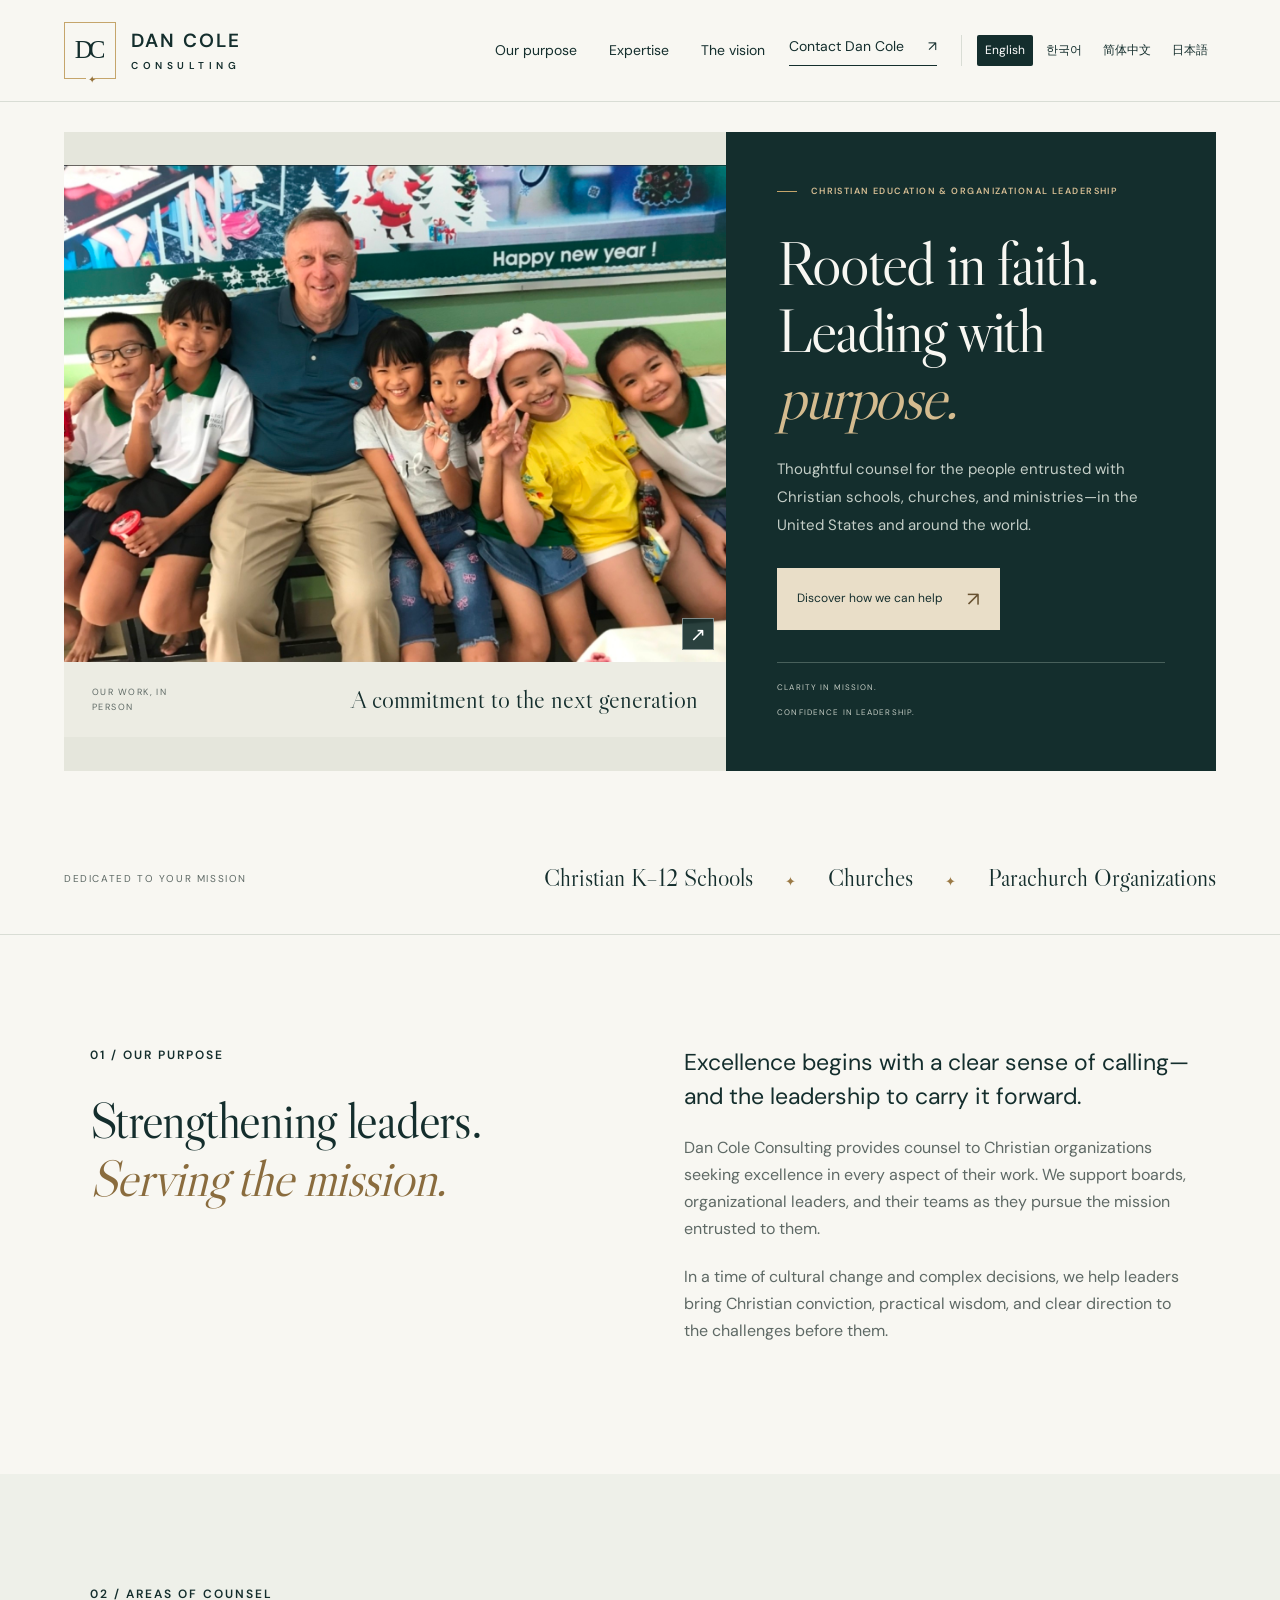
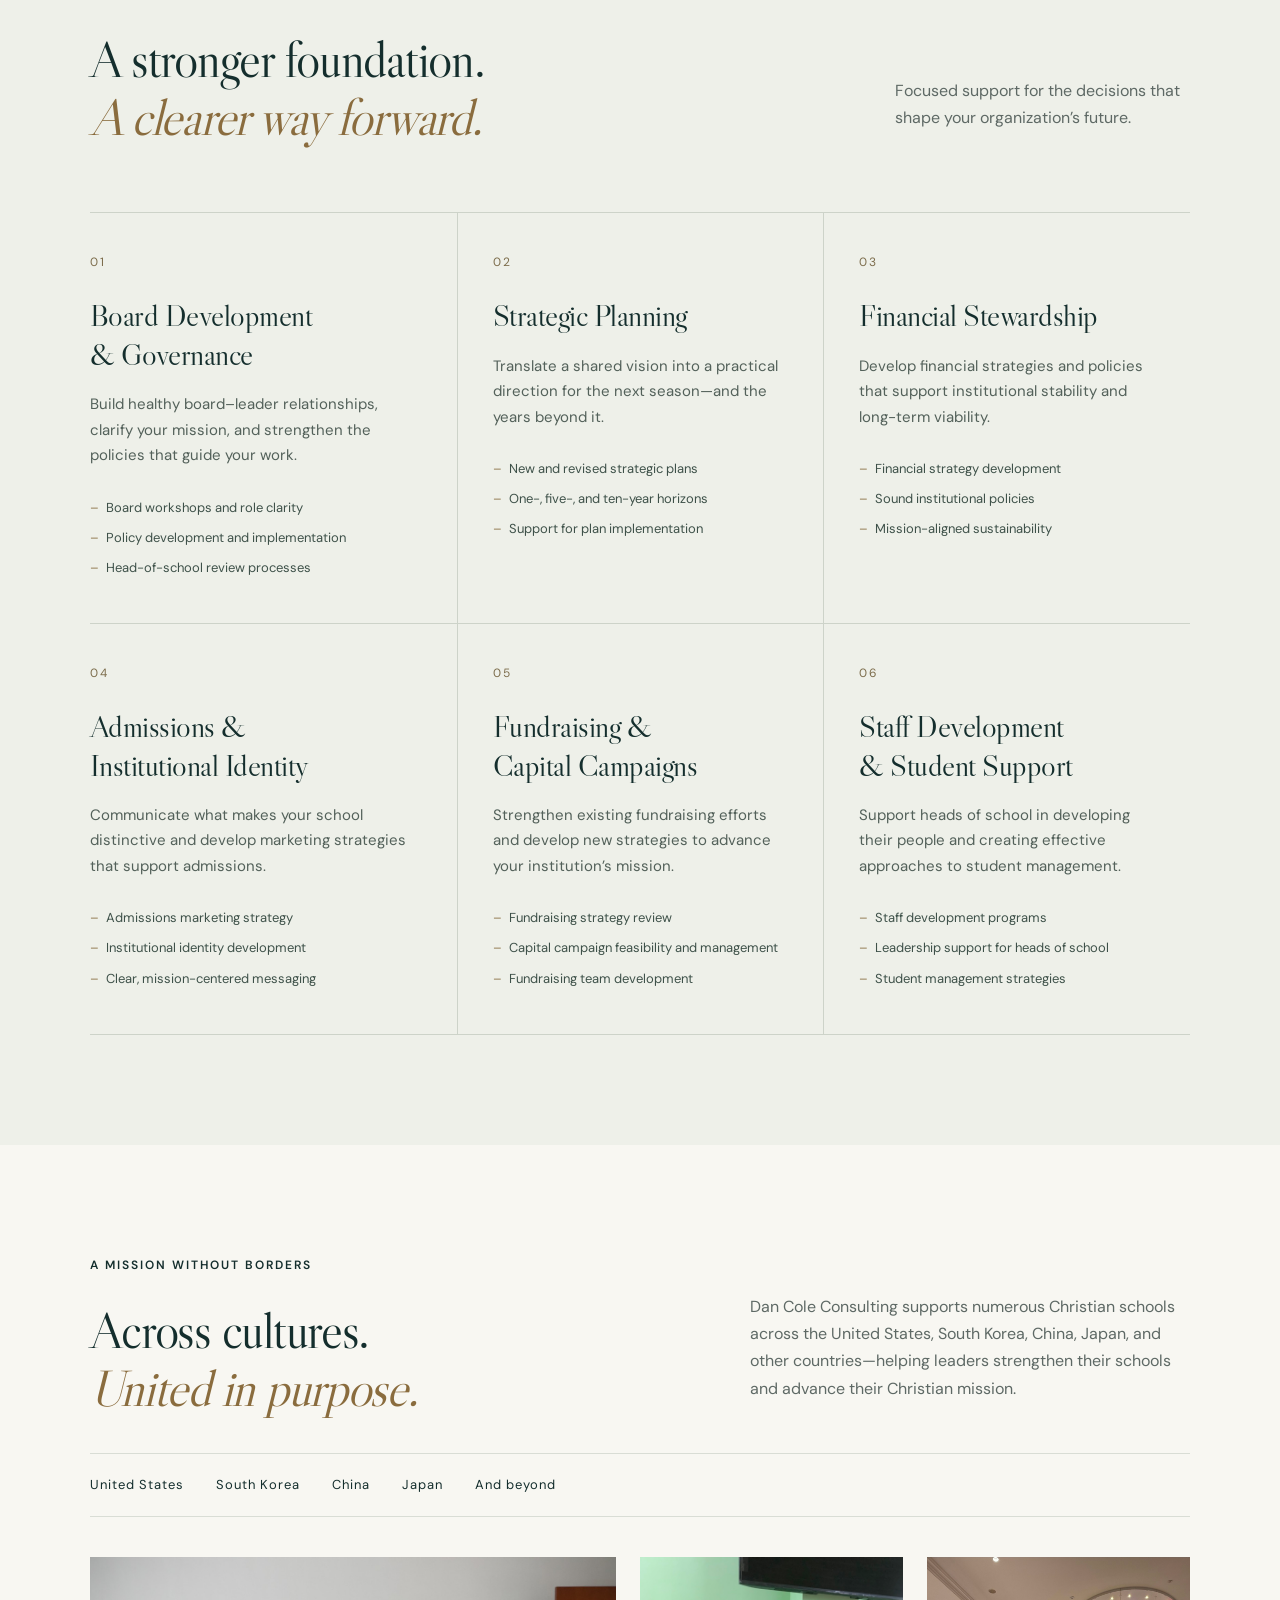
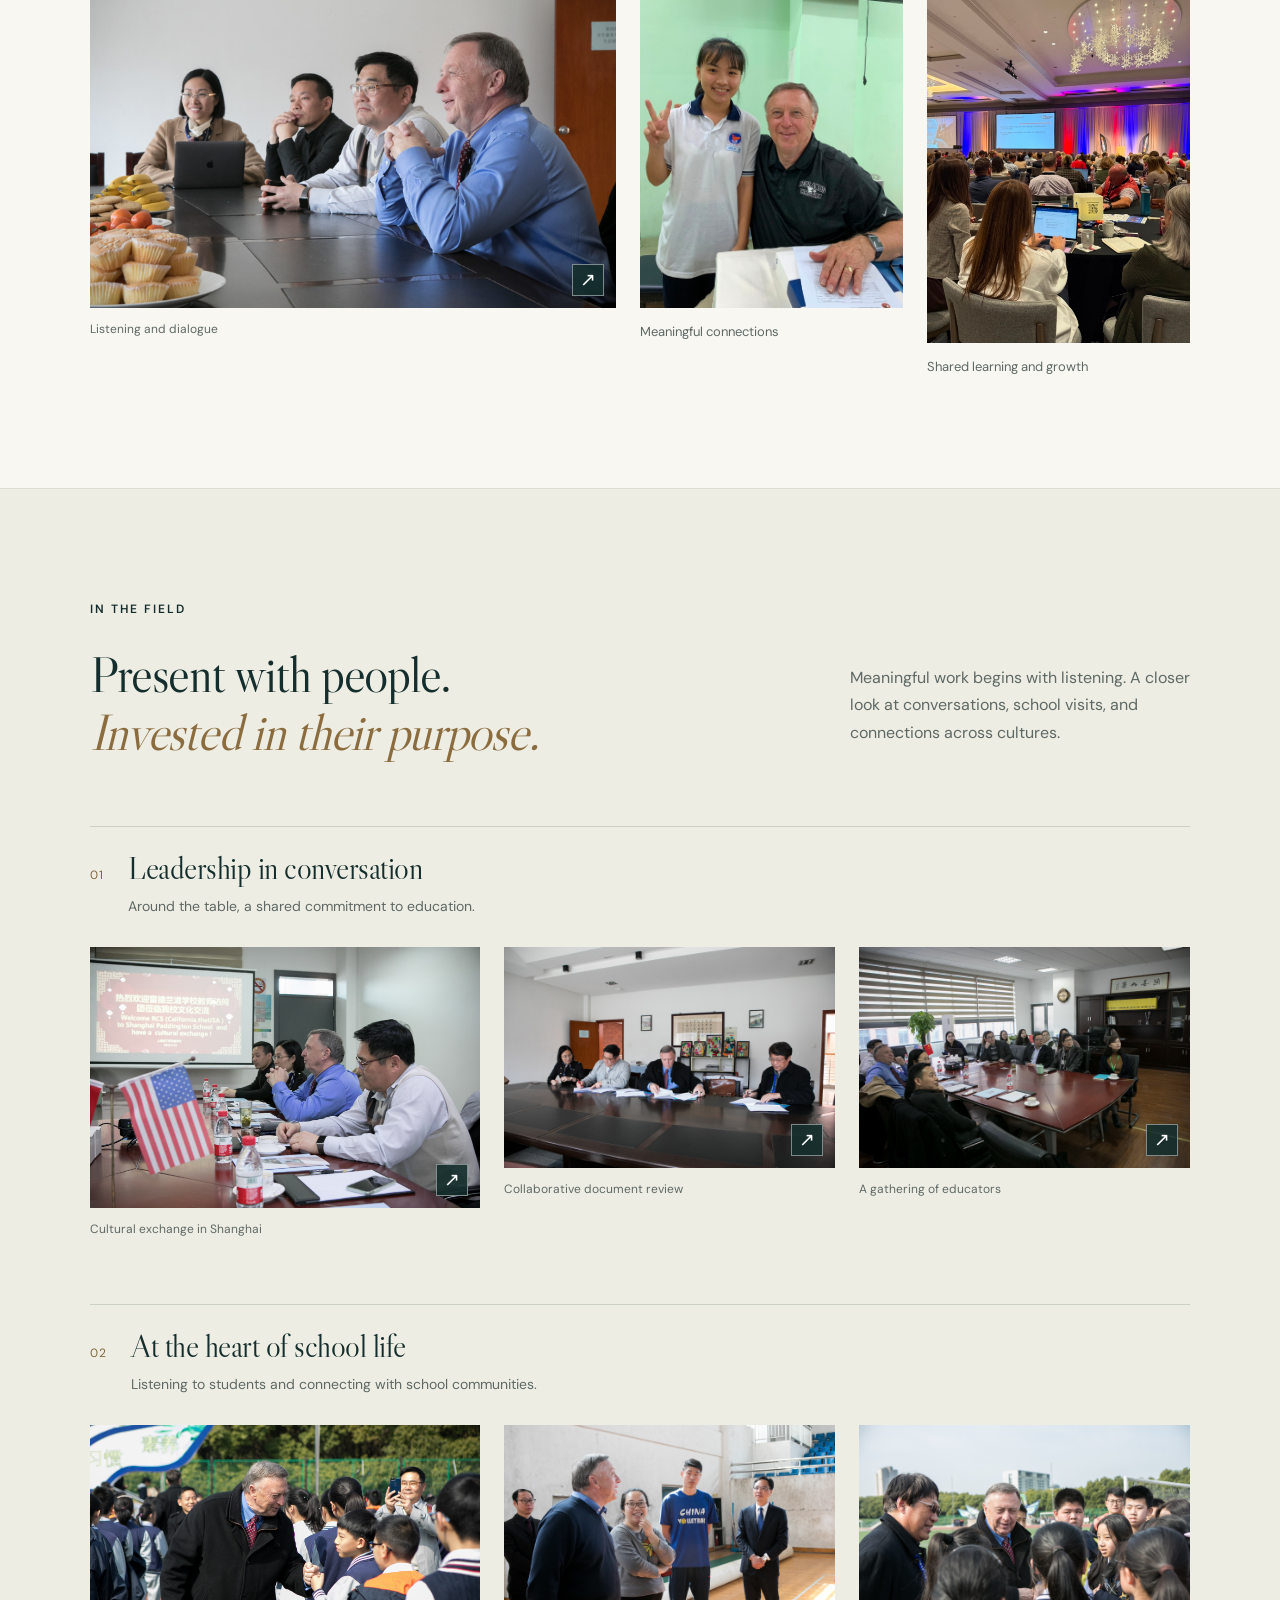
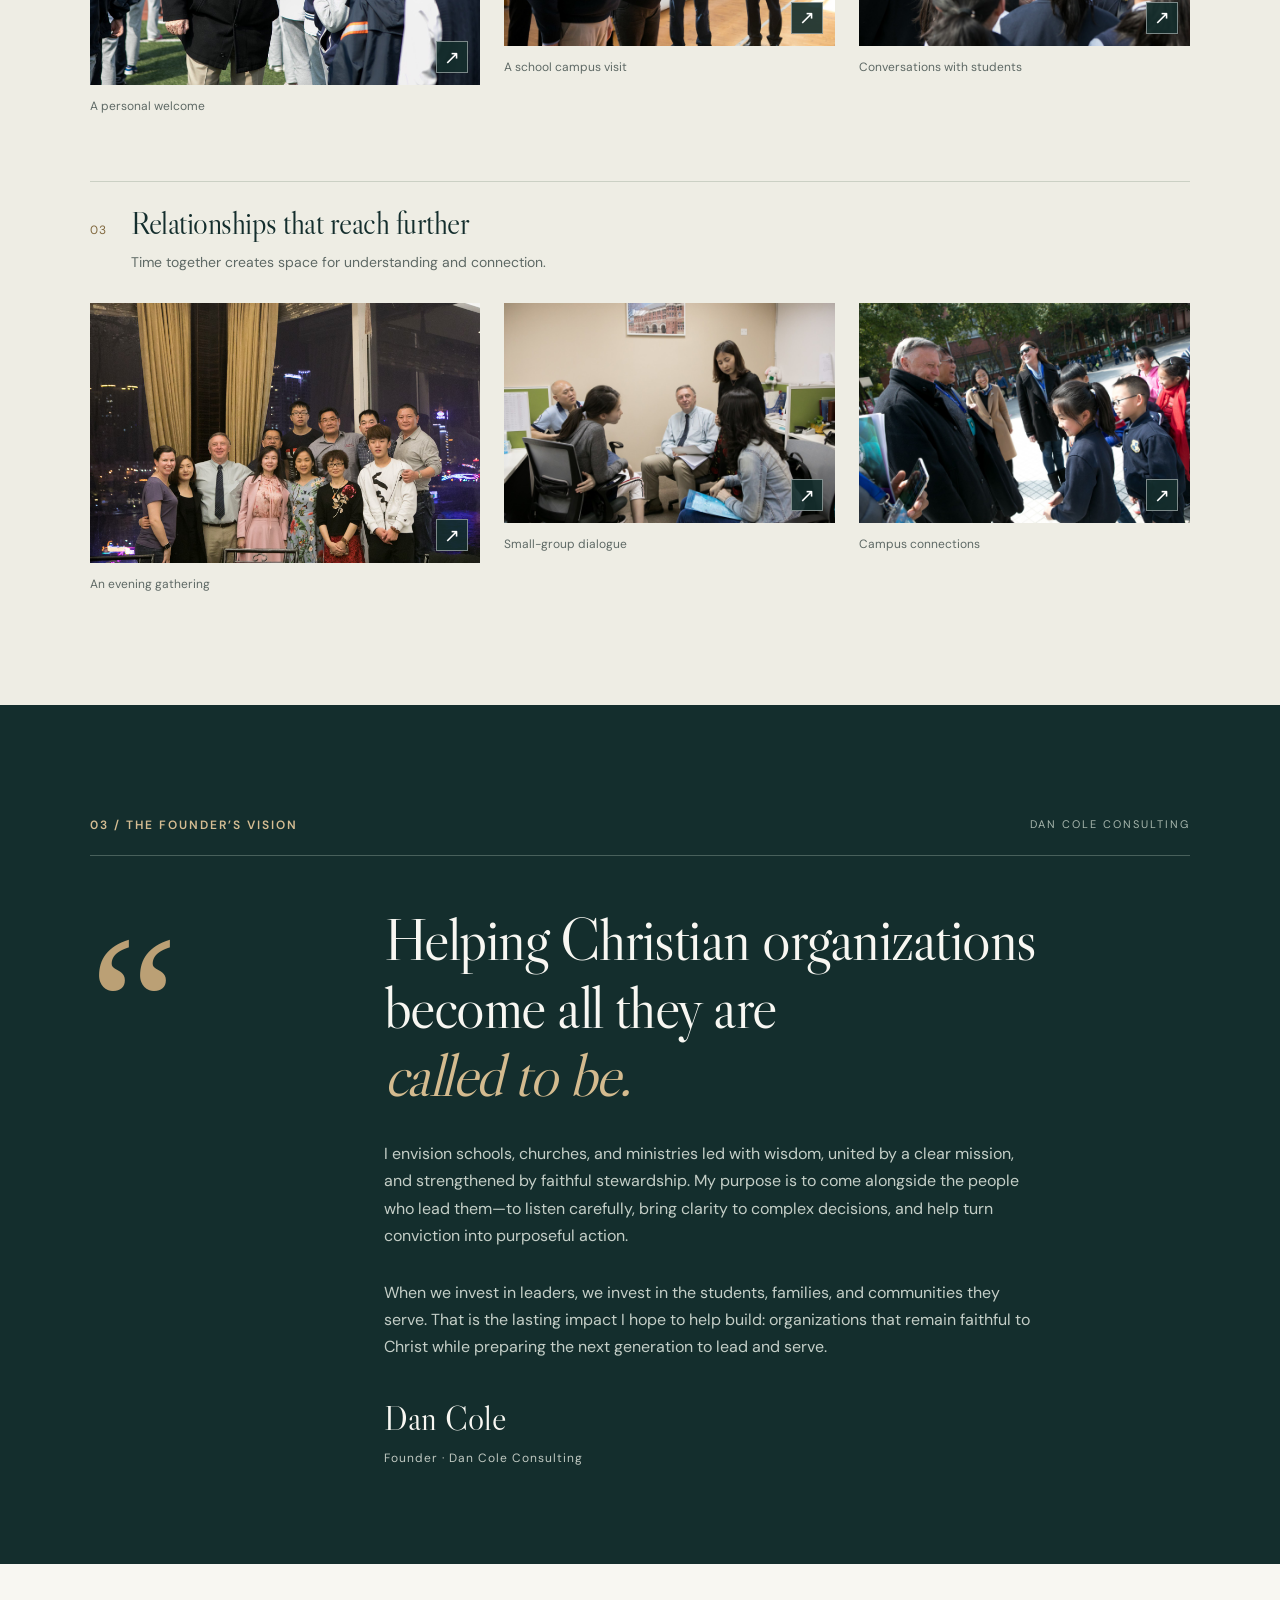
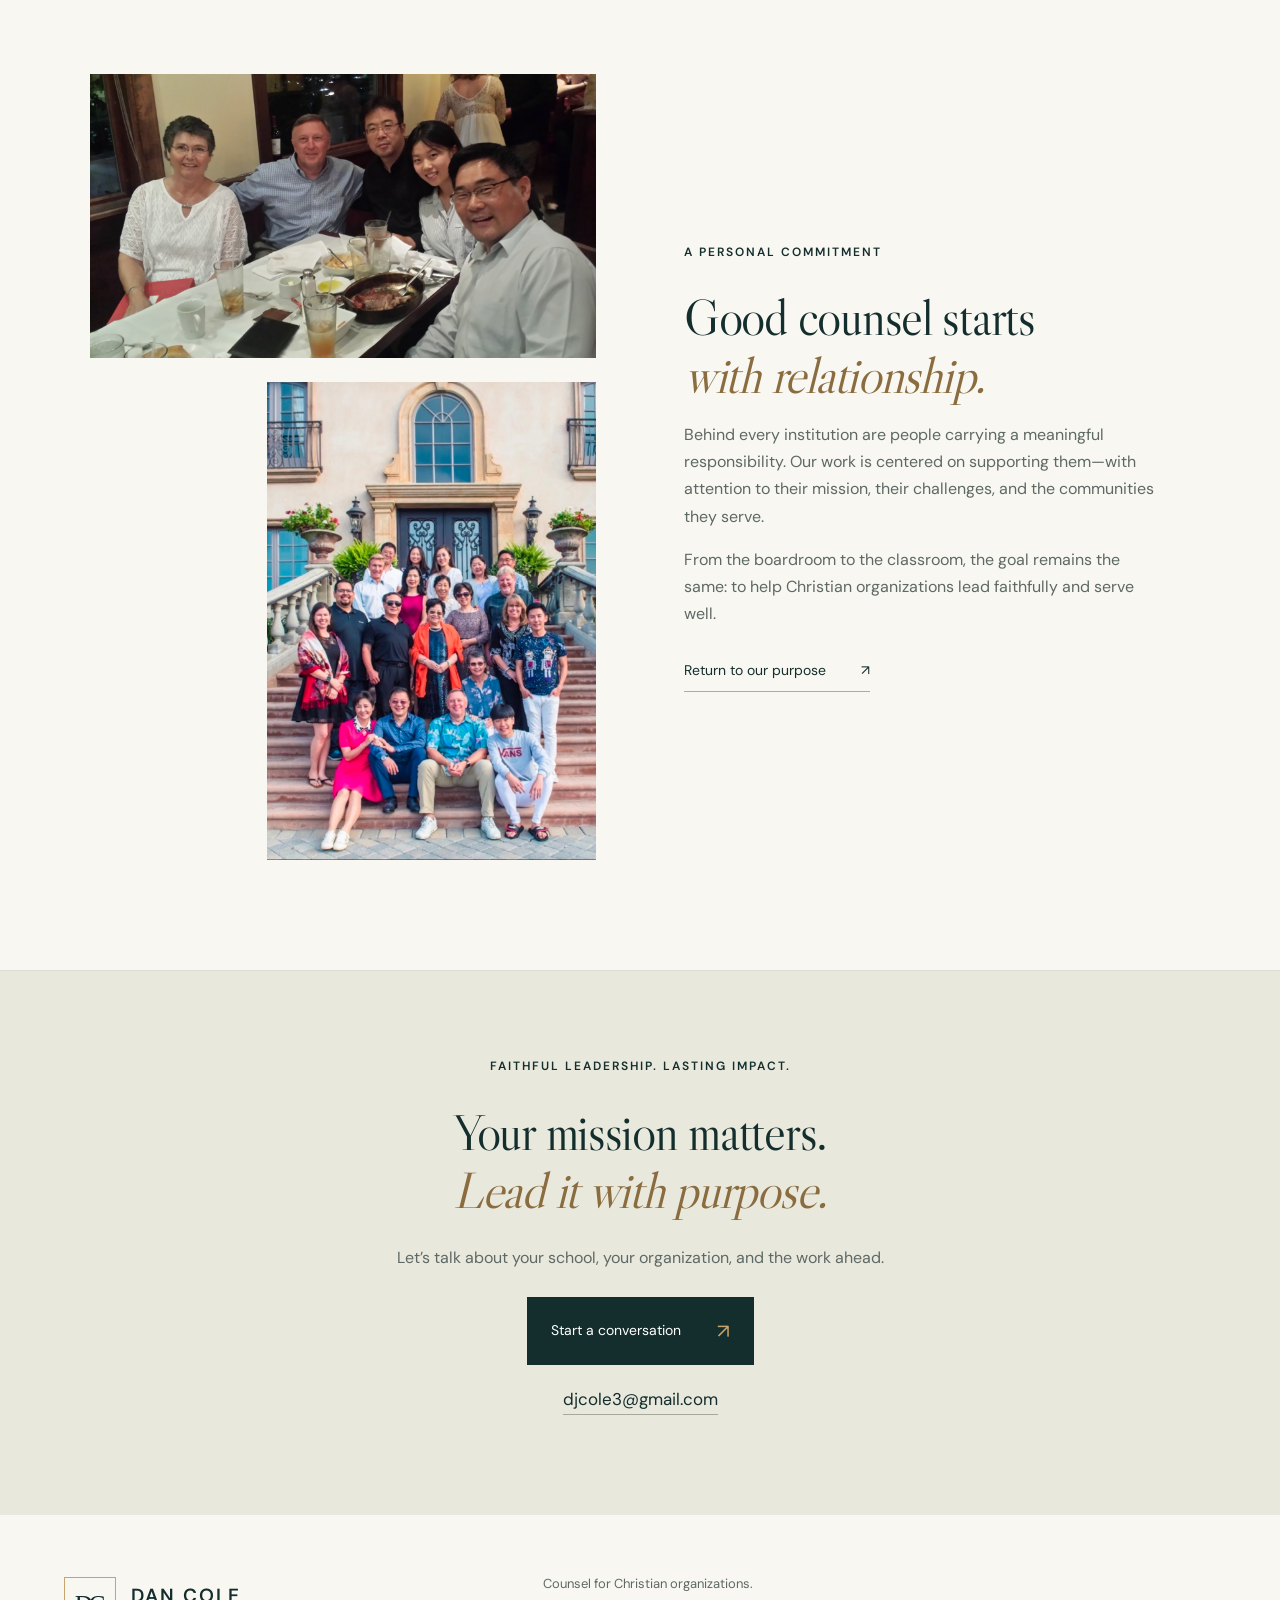
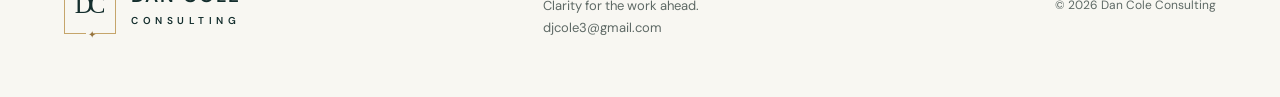
<file: index.html>
<!DOCTYPE html>

<html lang="en"><head><meta charset="utf-8"/><meta content="width=device-width, initial-scale=1" name="viewport"/><title>Dan Cole Consulting | Faithful Leadership. Lasting Impact.</title><meta content="Purposeful counsel for Christian K–12 schools, churches, and parachurch organizations. Board development, strategic planning, financial stewardship, and leadership support." name="description"/><meta content="#142e2d" name="theme-color"/><link href="favicon.svg" rel="icon"/><link href="style.css" rel="stylesheet"/><link href="index.html" hreflang="en" rel="alternate"/><link href="ko.html" hreflang="ko" rel="alternate"/><link href="zh.html" hreflang="zh-Hans" rel="alternate"/><link href="ja.html" hreflang="ja" rel="alternate"/><link href="typography.css" rel="stylesheet"/><link href="editorial.css" rel="stylesheet"/></head>
<body><a class="skip" href="#main">Skip to content</a><header><a aria-label="Dan Cole Consulting home" class="brand" href="#"><span class="monogram">DC<span>✦</span></span><span>DAN COLE<small>CONSULTING</small></span></a><nav aria-label="Main navigation"><a href="#mission">Our purpose</a><a href="#expertise">Expertise</a><a href="#vision">The vision</a></nav><a class="nav-cta" href="mailto:djcole3@gmail.com">Contact Dan Cole <span>↗</span></a><nav aria-label="Choose language" class="language-switch"><a aria-current="page" href="index.html" hreflang="en" lang="en">English</a><a href="ko.html" hreflang="ko" lang="ko">한국어</a><a href="zh.html" hreflang="zh-Hans" lang="zh-Hans">简体中文</a><a href="ja.html" hreflang="ja" lang="ja">日本語</a></nav></header>
<main id="main"><section class="hero"><div class="hero-copy"><p class="eyebrow"><span></span> CHRISTIAN EDUCATION &amp; ORGANIZATIONAL LEADERSHIP</p><h1><span class="title-line">Rooted in faith.</span><span class="title-line">Leading with</span><span class="title-line title-accent">purpose.</span></h1><p class="intro">Thoughtful counsel for the people entrusted with Christian schools, churches, and ministries—in the United States and around the world.</p><a class="button" href="#expertise">Discover how we can help <span>↗</span></a><div class="hero-bottom"><span>CLARITY IN MISSION.</span><span>CONFIDENCE IN LEADERSHIP.</span></div></div><div class="hero-image"><figure class="field-photo"><button aria-label="An adult and smiling students seated together" class="photo-open" type="button"><img alt="An adult and smiling students seated together" decoding="async" fetchpriority="high" height="960" src="assets/students.jpg" width="1280"/><span aria-hidden="true" class="photo-expand">↗</span></button><figcaption>Smiles with students</figcaption></figure><div class="hero-photo-note"><span>OUR WORK, IN PERSON</span><p>A commitment to the next generation</p><a class="text-link" href="#field-notes">Explore the photographs ↗</a></div></div></section>
<div class="audience"><span>DEDICATED TO YOUR MISSION</span><p>Christian K–12 Schools <i>✦</i> Churches <i>✦</i> Parachurch Organizations</p></div>
<section class="mission section" id="mission"><div><p class="eyebrow">01 / OUR PURPOSE</p><h2><span class="title-line">Strengthening leaders.</span><span class="title-line title-accent">Serving the mission.</span></h2></div><div class="mission-copy"><p class="large">Excellence begins with a clear sense of calling—and the leadership to carry it forward.</p><p>Dan Cole Consulting provides counsel to Christian organizations seeking excellence in every aspect of their work. We support boards, organizational leaders, and their teams as they pursue the mission entrusted to them.</p><p>In a time of cultural change and complex decisions, we help leaders bring Christian conviction, practical wisdom, and clear direction to the challenges before them.</p></div></section>
<section class="expertise section" id="expertise"><div class="section-heading"><div><p class="eyebrow">02 / AREAS OF COUNSEL</p><h2><span class="title-line">A stronger foundation.</span><span class="title-line title-accent">A clearer way forward.</span></h2></div><p>Focused support for the decisions that shape your organization’s future.</p></div><div class="services">
<article><span class="service-no">01</span><h3>Board Development &amp; Governance</h3><p>Build healthy board–leader relationships, clarify your mission, and strengthen the policies that guide your work.</p><ul><li>Board workshops and role clarity</li><li>Policy development and implementation</li><li>Head-of-school review processes</li></ul></article>
<article><span class="service-no">02</span><h3>Strategic Planning</h3><p>Translate a shared vision into a practical direction for the next season—and the years beyond it.</p><ul><li>New and revised strategic plans</li><li>One-, five-, and ten-year horizons</li><li>Support for plan implementation</li></ul></article>
<article><span class="service-no">03</span><h3>Financial Stewardship</h3><p>Develop financial strategies and policies that support institutional stability and long-term viability.</p><ul><li>Financial strategy development</li><li>Sound institutional policies</li><li>Mission-aligned sustainability</li></ul></article>
<article><span class="service-no">04</span><h3>Admissions &amp; Institutional Identity</h3><p>Communicate what makes your school distinctive and develop marketing strategies that support admissions.</p><ul><li>Admissions marketing strategy</li><li>Institutional identity development</li><li>Clear, mission-centered messaging</li></ul></article>
<article><span class="service-no">05</span><h3>Fundraising &amp; Capital Campaigns</h3><p>Strengthen existing fundraising efforts and develop new strategies to advance your institution’s mission.</p><ul><li>Fundraising strategy review</li><li>Capital campaign feasibility and management</li><li>Fundraising team development</li></ul></article>
<article><span class="service-no">06</span><h3>Staff Development &amp; Student Support</h3><p>Support heads of school in developing their people and creating effective approaches to student management.</p><ul><li>Staff development programs</li><li>Leadership support for heads of school</li><li>Student management strategies</li></ul></article>
</div></section>
<section class="global section" id="global"><div class="section-heading"><div><p class="eyebrow">A MISSION WITHOUT BORDERS</p><h2><span class="title-line">Across cultures.</span><span class="title-line title-accent">United in purpose.</span></h2></div><p>Dan Cole Consulting supports numerous Christian schools across the United States, South Korea, China, Japan, and other countries—helping leaders strengthen their schools and advance their Christian mission.</p></div><div aria-label="Countries served" class="countries"><span>United States</span><span>South Korea</span><span>China</span><span>Japan</span><span>And beyond</span></div><div class="global-gallery"><figure class="field-photo students-photo"><button aria-label="View full photograph: Listening together" class="photo-open" type="button"><img alt="Listening together" decoding="async" loading="lazy" height="1024" src="assets/leadership-dialogue.jpg" width="1536"/><span aria-hidden="true" class="photo-expand">↗</span></button><figcaption>Listening and dialogue</figcaption></figure><figure><img alt="A student and an adult smiling together in a classroom" loading="lazy" src="assets/student-connection.jpg"/><figcaption>Meaningful connections</figcaption></figure><figure><img alt="Attendees gathered in a conference hall for a presentation" loading="lazy" src="assets/education-gathering.jpg"/><figcaption>Shared learning and growth</figcaption></figure></div></section>
<section class="field-notes section" id="field-notes"><div class="section-heading"><div><p class="eyebrow">IN THE FIELD</p><h2><span class="title-line">Present with people.</span><span class="title-line title-accent">Invested in their purpose.</span></h2></div><p>Meaningful work begins with listening. A closer look at conversations, school visits, and connections across cultures.</p></div><div class="photo-chapter"><div class="chapter-heading"><span class="chapter-no">01</span><div><h3>Leadership in conversation</h3><p>Around the table, a shared commitment to education.</p></div></div><div class="field-grid"><figure class="field-photo"><button aria-label="View full photograph: A cultural exchange in Shanghai" class="photo-open" type="button"><img alt="A cultural exchange in Shanghai" decoding="async" height="1024" loading="lazy" src="assets/cultural-exchange.jpg" width="1536"/><span aria-hidden="true" class="photo-expand">↗</span></button><figcaption>Cultural exchange in Shanghai</figcaption></figure><figure class="field-photo"><button aria-label="View full photograph: Reviewing documents together" class="photo-open" type="button"><img alt="Reviewing documents together" decoding="async" height="1024" loading="lazy" src="assets/shared-planning.jpg" width="1536"/><span aria-hidden="true" class="photo-expand">↗</span></button><figcaption>Collaborative document review</figcaption></figure><figure class="field-photo"><button aria-label="View full photograph: Gathering around the table" class="photo-open" type="button"><img alt="Gathering around the table" decoding="async" height="1024" loading="lazy" src="assets/leadership-gathering.jpg" width="1536"/><span aria-hidden="true" class="photo-expand">↗</span></button><figcaption>A gathering of educators</figcaption></figure></div></div><div class="photo-chapter"><div class="chapter-heading"><span class="chapter-no">02</span><div><h3>At the heart of school life</h3><p>Listening to students and connecting with school communities.</p></div></div><div class="field-grid"><figure class="field-photo"><button aria-label="View full photograph: A personal welcome" class="photo-open" type="button"><img alt="A personal welcome" decoding="async" height="1024" loading="lazy" src="assets/student-welcome.jpg" width="1536"/><span aria-hidden="true" class="photo-expand">↗</span></button><figcaption>A personal welcome</figcaption></figure><figure class="field-photo"><button aria-label="View full photograph: Visiting a school campus" class="photo-open" type="button"><img alt="Visiting a school campus" decoding="async" height="1024" loading="lazy" src="assets/school-visit.jpg" width="1536"/><span aria-hidden="true" class="photo-expand">↗</span></button><figcaption>A school campus visit</figcaption></figure><figure class="field-photo"><button aria-label="View full photograph: Conversations with students" class="photo-open" type="button"><img alt="Conversations with students" decoding="async" height="1024" loading="lazy" src="assets/student-conversations.jpg" width="1536"/><span aria-hidden="true" class="photo-expand">↗</span></button><figcaption>Conversations with students</figcaption></figure></div></div><div class="photo-chapter"><div class="chapter-heading"><span class="chapter-no">03</span><div><h3>Relationships that reach further</h3><p>Time together creates space for understanding and connection.</p></div></div><div class="field-grid"><figure class="field-photo"><button aria-label="View full photograph: An evening together" class="photo-open" type="button"><img alt="An evening together" decoding="async" height="1024" loading="lazy" src="assets/community-evening.jpg" width="1536"/><span aria-hidden="true" class="photo-expand">↗</span></button><figcaption>An evening gathering</figcaption></figure><figure class="field-photo"><button aria-label="View full photograph: A small-group conversation" class="photo-open" type="button"><img alt="A small-group conversation" decoding="async" height="1024" loading="lazy" src="assets/personal-counsel.jpg" width="1536"/><span aria-hidden="true" class="photo-expand">↗</span></button><figcaption>Small-group dialogue</figcaption></figure><figure class="field-photo"><button aria-label="View full photograph: Connections on campus" class="photo-open" type="button"><img alt="Connections on campus" decoding="async" height="1024" loading="lazy" src="assets/campus-connections.jpg" width="1536"/><span aria-hidden="true" class="photo-expand">↗</span></button><figcaption>Campus connections</figcaption></figure></div></div></section><section class="vision section" id="vision"><div class="vision-top"><p class="eyebrow">03 / THE FOUNDER’S VISION</p><span>DAN COLE CONSULTING</span></div><div class="vision-body"><span aria-hidden="true" class="quote-mark">“</span><div><h2><span class="title-line">Helping Christian organizations</span><span class="title-line">become all they are</span><span class="title-line title-accent">called to be.</span></h2><p>I envision schools, churches, and ministries led with wisdom, united by a clear mission, and strengthened by faithful stewardship. My purpose is to come alongside the people who lead them—to listen carefully, bring clarity to complex decisions, and help turn conviction into purposeful action.</p><p>When we invest in leaders, we invest in the students, families, and communities they serve. That is the lasting impact I hope to help build: organizations that remain faithful to Christ while preparing the next generation to lead and serve.</p><div class="signature">Dan Cole<span>Founder · Dan Cole Consulting</span></div></div></div></section>
<section class="relationships section"><div class="relationship-photo"><img alt="People sharing a meal and conversation around a table" loading="lazy" src="assets/conversation.jpg"/><img alt="People gathered on outdoor steps" class="community-memory" loading="lazy" src="assets/community.jpg"/></div><div><p class="eyebrow">A PERSONAL COMMITMENT</p><h2><span class="title-line">Good counsel starts</span><span class="title-line title-accent">with relationship.</span></h2><p>Behind every institution are people carrying a meaningful responsibility. Our work is centered on supporting them—with attention to their mission, their challenges, and the communities they serve.</p><p>From the boardroom to the classroom, the goal remains the same: to help Christian organizations lead faithfully and serve well.</p><a class="text-link" href="#mission">Return to our purpose <span>↗</span></a></div></section>
<section class="closing" id="contact"><p class="eyebrow">FAITHFUL LEADERSHIP. LASTING IMPACT.</p><h2><span class="title-line">Your mission matters.</span><span class="title-line title-accent">Lead it with purpose.</span></h2><p class="contact-intro">Let’s talk about your school, your organization, and the work ahead.</p><a class="button" href="mailto:djcole3@gmail.com">Start a conversation <span>↗</span></a><a class="contact-email" href="mailto:djcole3@gmail.com">djcole3@gmail.com</a></section></main>
<footer><a class="brand" href="#"><span class="monogram">DC<span>✦</span></span><span>DAN COLE<small>CONSULTING</small></span></a><p>Counsel for Christian organizations.<br/>Clarity for the work ahead.<br/><a href="mailto:djcole3@gmail.com">djcole3@gmail.com</a></p><span>© 2026 Dan Cole Consulting</span></footer><dialog aria-label="View full photograph" class="photo-dialog"><div class="viewer-toolbar"><span class="viewer-count"></span><button aria-label="Close photograph" class="viewer-close">×</button></div><img alt="" class="viewer-image"/><div class="viewer-bottom"><button aria-label="Previous photograph" class="viewer-prev">←</button><p class="viewer-caption"></p><button aria-label="Next photograph" class="viewer-next">→</button></div></dialog><script defer="" src="gallery.js"></script></body></html>
</file>
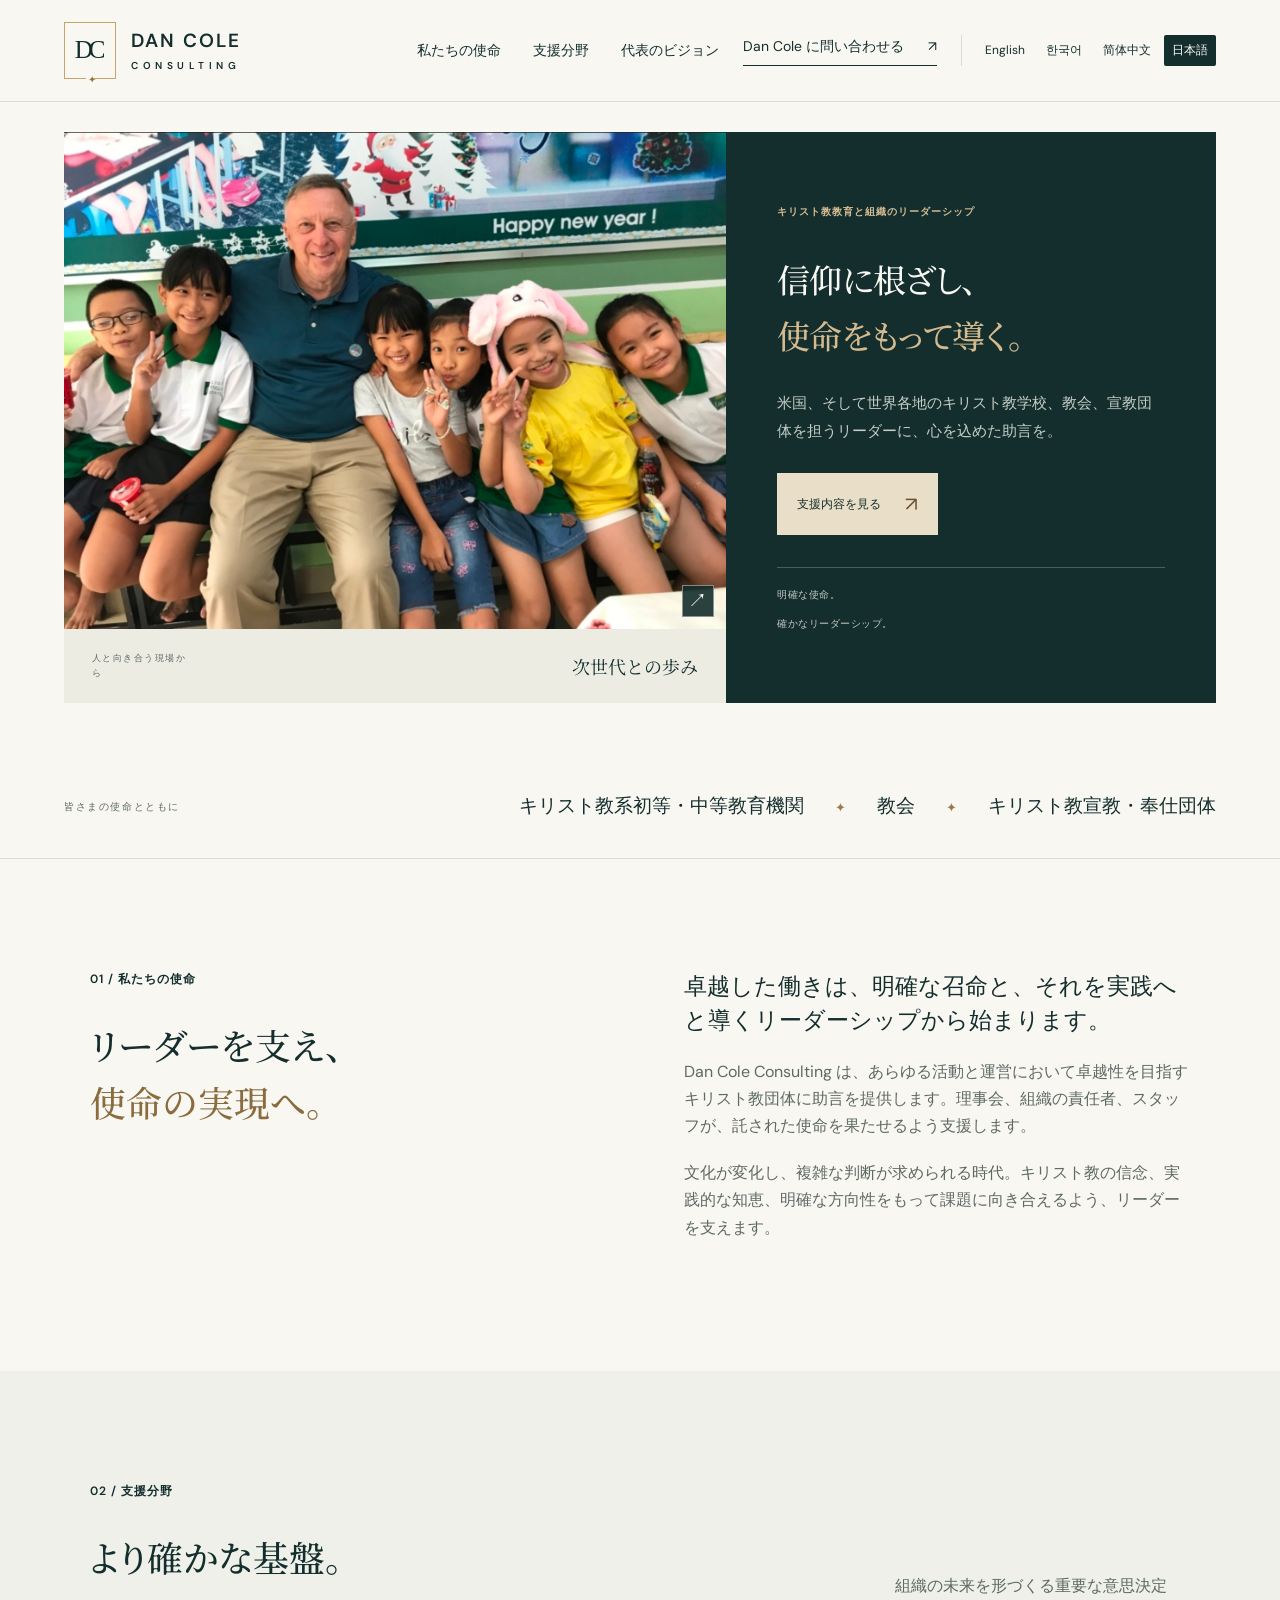
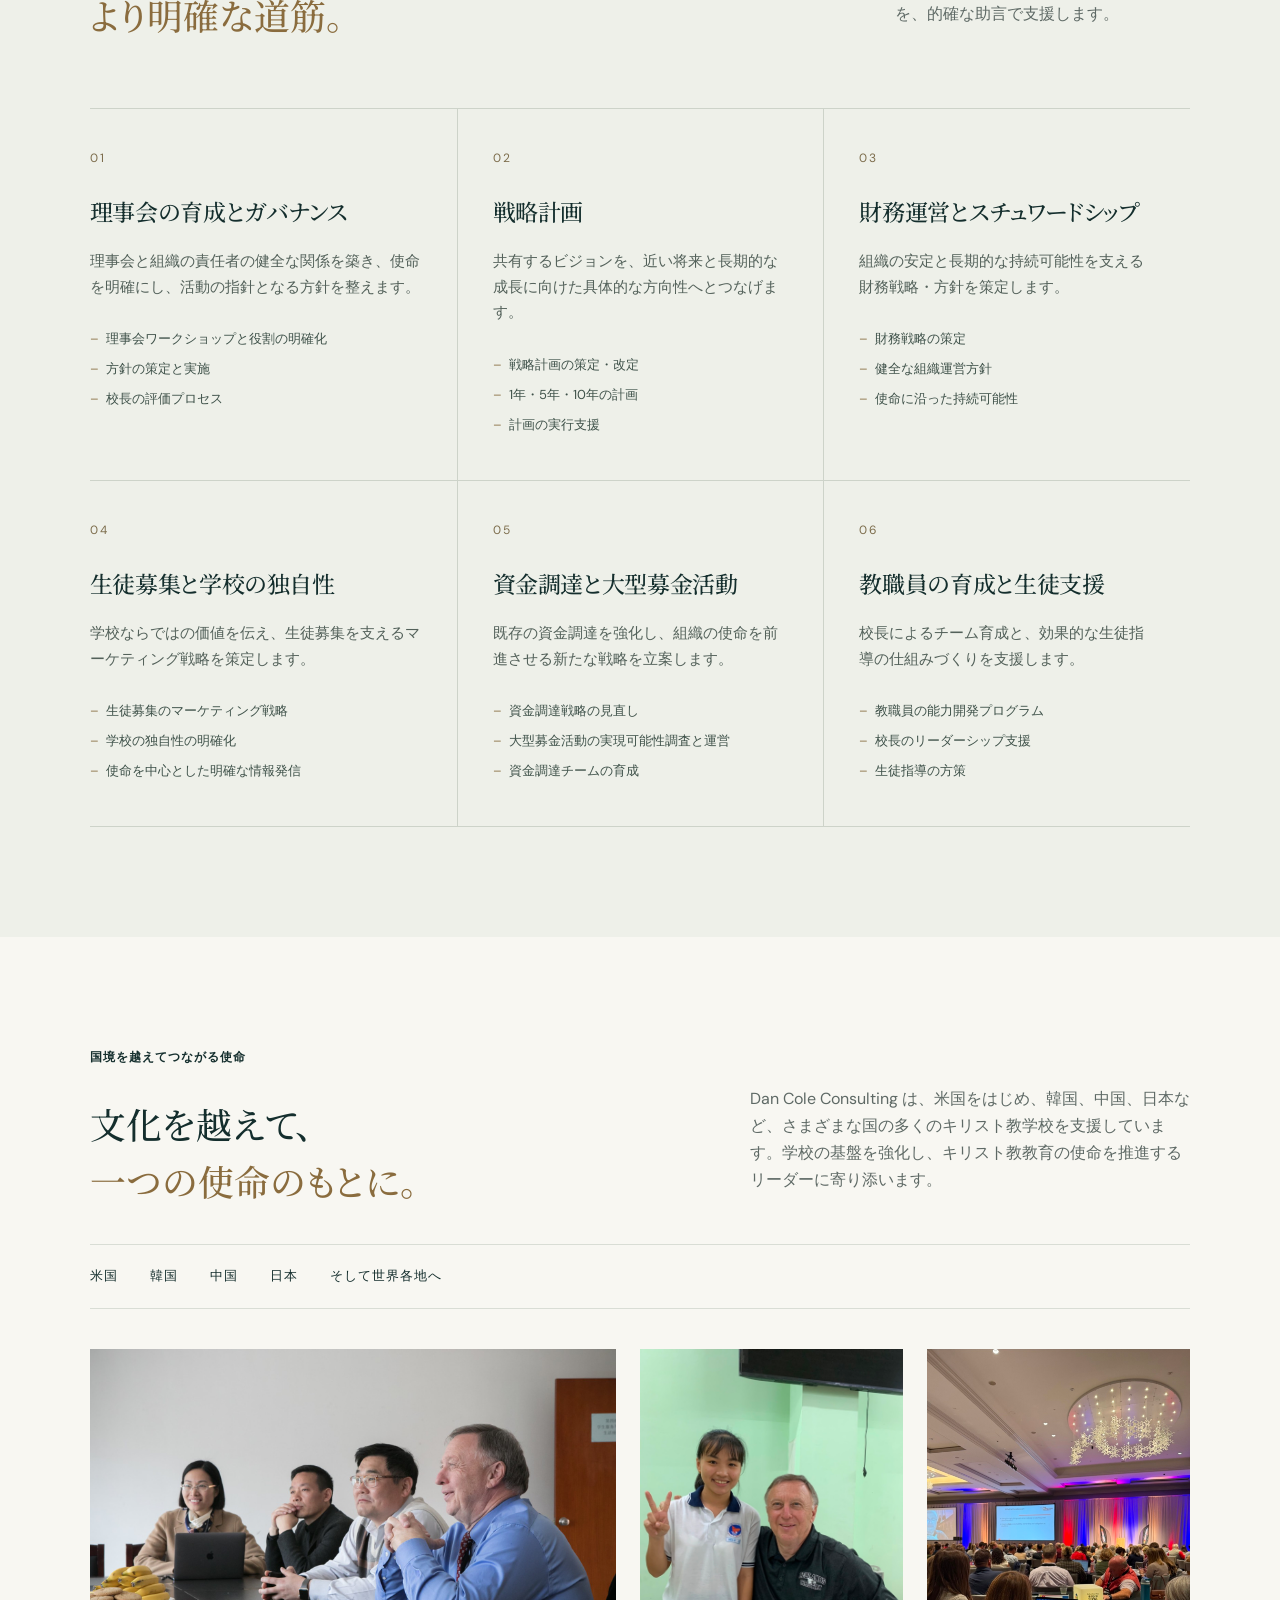
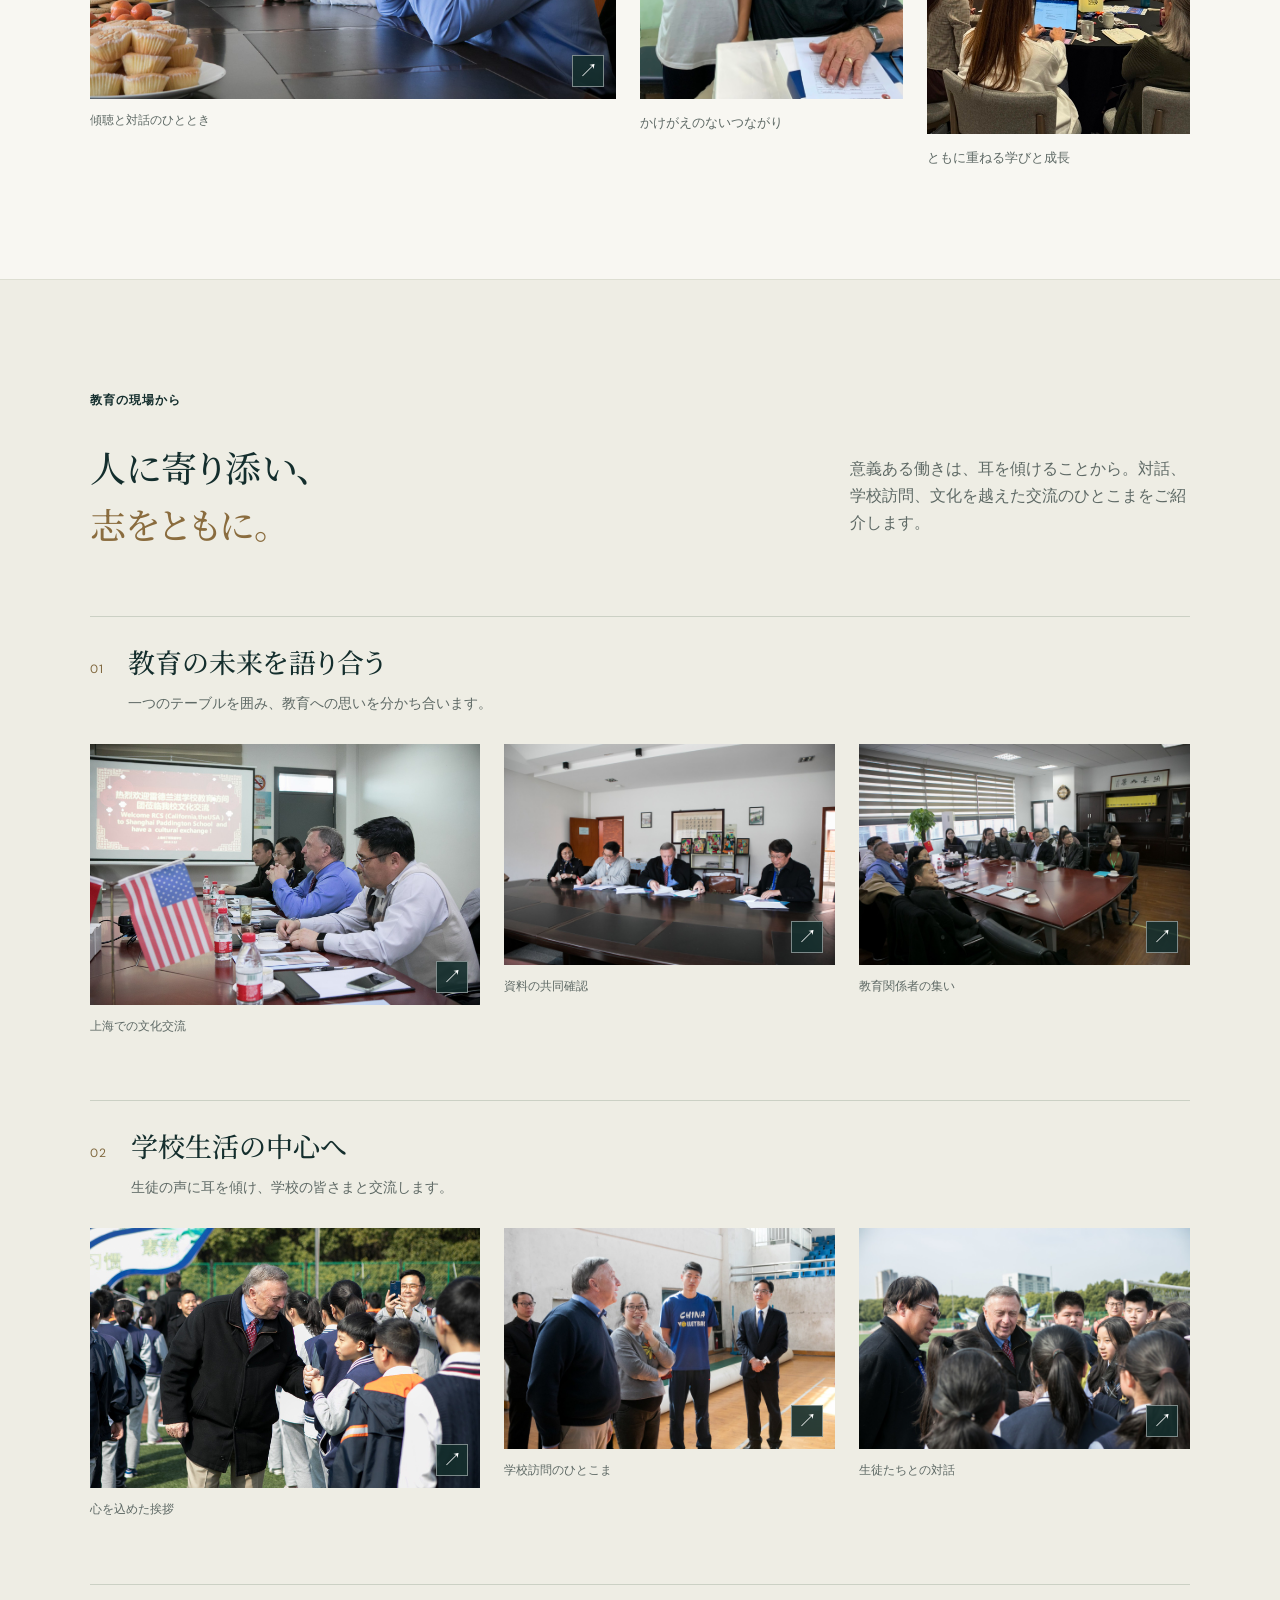
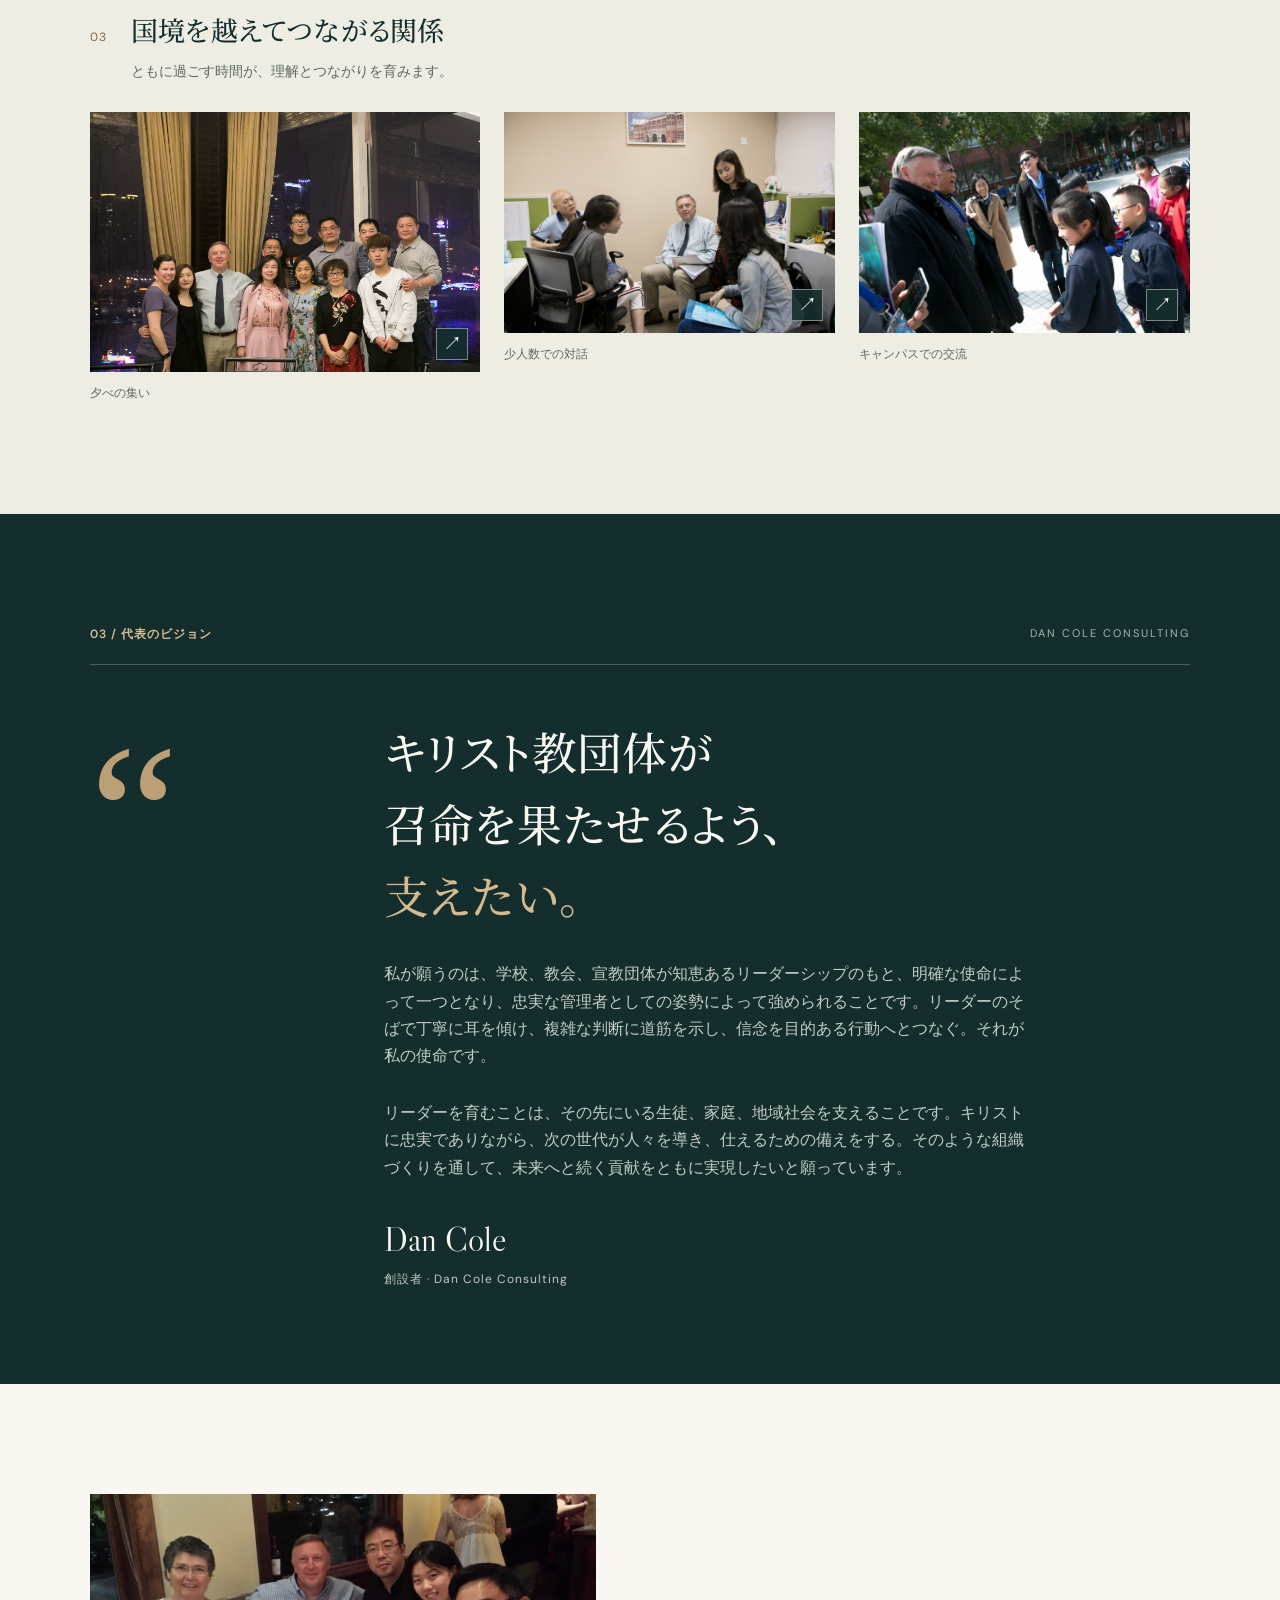
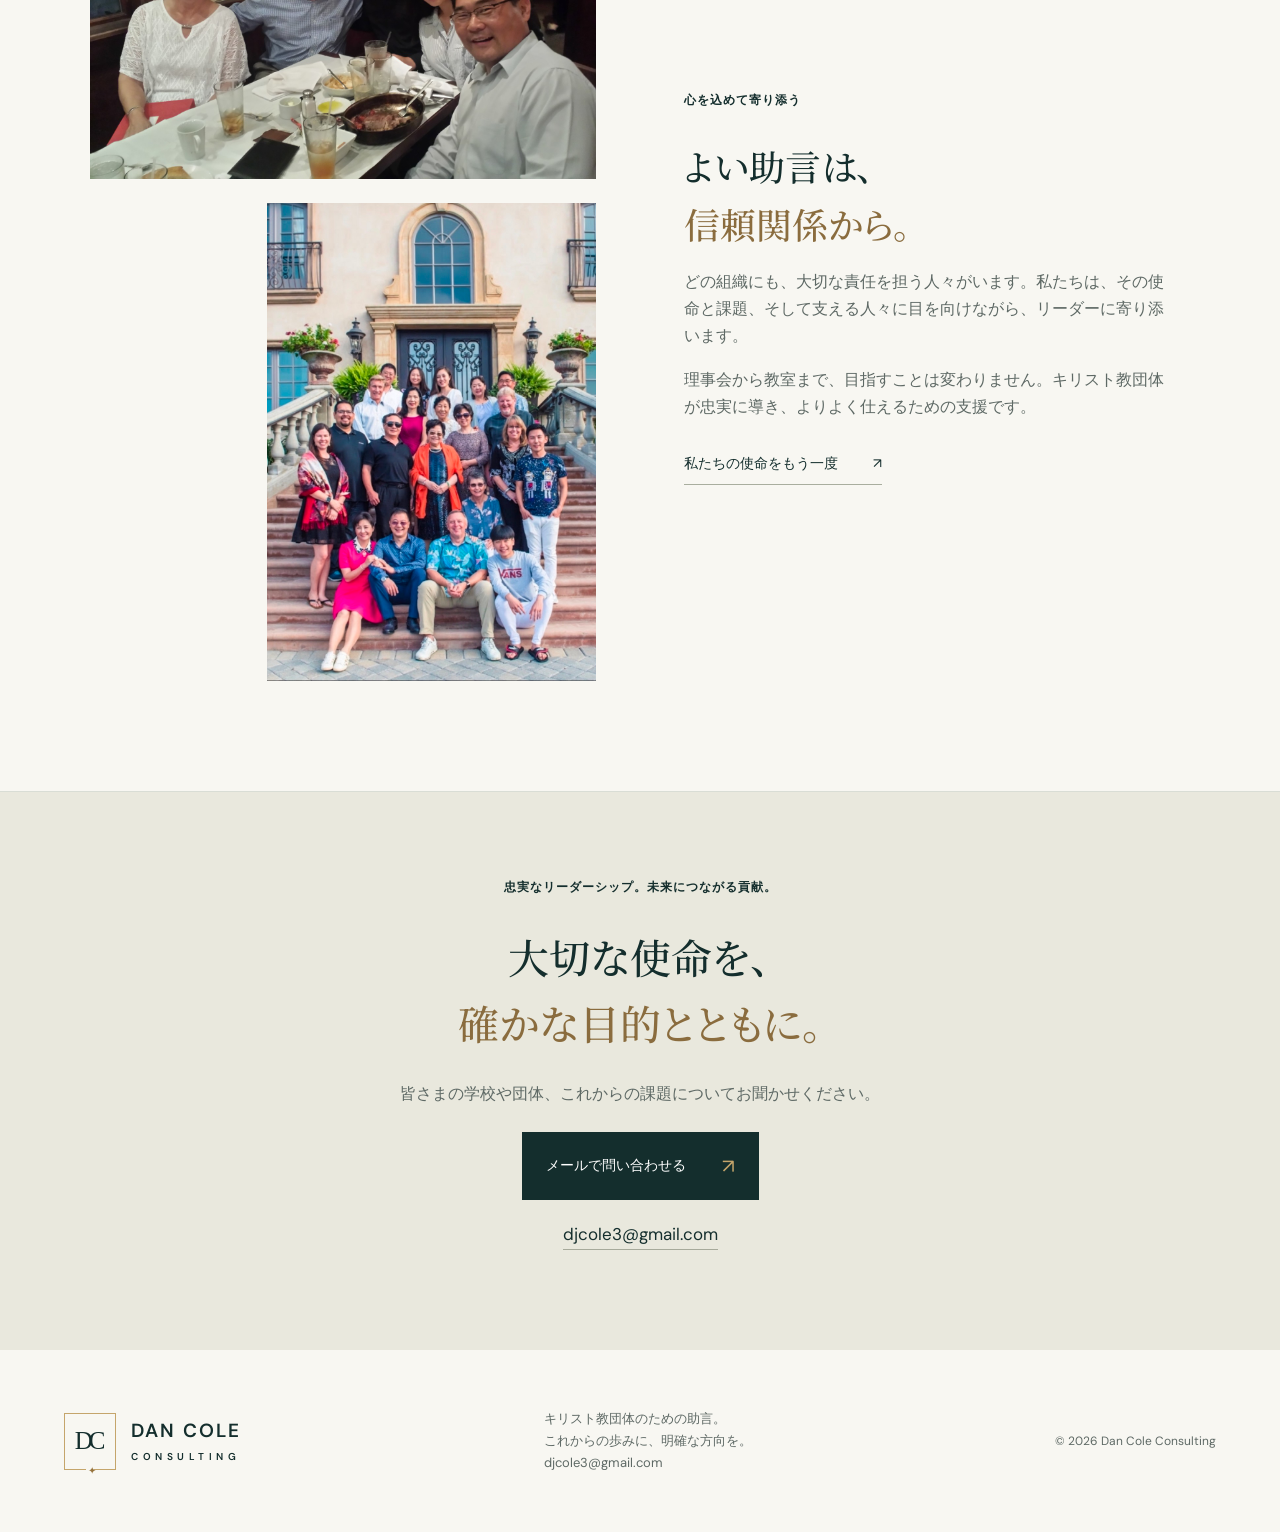
<file: ja.html>
<!DOCTYPE html>

<html lang="ja"><head><meta charset="utf-8"/><meta content="width=device-width, initial-scale=1" name="viewport"/><title>Dan Cole Consulting | 信仰に根ざすリーダーシップ、未来につながる貢献</title><meta content="米国、韓国、中国、日本などのキリスト教学校・団体に向けたコンサルティング。理事会の育成、戦略計画、財務運営、資金調達、リーダーシップを支援します。" name="description"/><meta content="#142e2d" name="theme-color"/><link href="favicon.svg" rel="icon"/><link href="style.css" rel="stylesheet"/><link href="index.html" hreflang="en" rel="alternate"/><link href="ko.html" hreflang="ko" rel="alternate"/><link href="zh.html" hreflang="zh-Hans" rel="alternate"/><link href="ja.html" hreflang="ja" rel="alternate"/><link href="https://fonts.googleapis.com/css2?family=Noto+Serif+JP:wght@400;500;600&amp;display=swap" rel="stylesheet"/><link href="typography.css" rel="stylesheet"/><link href="editorial.css" rel="stylesheet"/></head>
<body><a class="skip" href="#main">本文へ移動</a><header><a aria-label="Dan Cole Consulting ホーム" class="brand" href="#"><span class="monogram">DC<span>✦</span></span><span>DAN COLE<small>CONSULTING</small></span></a><nav aria-label="メインナビゲーション"><a href="#mission">私たちの使命</a><a href="#expertise">支援分野</a><a href="#vision">代表のビジョン</a></nav><a class="nav-cta" href="mailto:djcole3@gmail.com">Dan Cole に問い合わせる <span>↗</span></a><nav aria-label="言語を選択" class="language-switch"><a href="index.html" hreflang="en" lang="en">English</a><a href="ko.html" hreflang="ko" lang="ko">한국어</a><a href="zh.html" hreflang="zh-Hans" lang="zh-Hans">简体中文</a><a aria-current="page" href="ja.html" hreflang="ja" lang="ja">日本語</a></nav></header>
<main id="main"><section class="hero"><div class="hero-copy"><p class="eyebrow">キリスト教教育と組織のリーダーシップ</p><h1><span class="title-line">信仰に根ざし、</span><span class="title-line title-accent">使命をもって導く。</span></h1><p class="intro">米国、そして世界各地のキリスト教学校、教会、宣教団体を担うリーダーに、心を込めた助言を。</p><a class="button" href="#expertise">支援内容を見る <span>↗</span></a><div class="hero-bottom"><span>明確な使命。</span><span>確かなリーダーシップ。</span></div></div><div class="hero-image"><figure class="field-photo"><button aria-label="生徒たちと並んで笑顔を見せる姿" class="photo-open" type="button"><img alt="生徒たちと並んで笑顔を見せる姿" decoding="async" fetchpriority="high" height="960" src="assets/students.jpg" width="1280"/><span aria-hidden="true" class="photo-expand">↗</span></button><figcaption>生徒たちとの笑顔</figcaption></figure><div class="hero-photo-note"><span>人と向き合う現場から</span><p>次世代との歩み</p><a class="text-link" href="#field-notes">活動写真を見る ↗</a></div></div></section>
<div class="audience"><span>皆さまの使命とともに</span><p>キリスト教系初等・中等教育機関 <i>✦</i> 教会 <i>✦</i> キリスト教宣教・奉仕団体</p></div>
<section class="mission section" id="mission"><div><p class="eyebrow">01 / 私たちの使命</p><h2><span class="title-line">リーダーを支え、</span><span class="title-line title-accent">使命の実現へ。</span></h2></div><div class="mission-copy"><p class="large">卓越した働きは、明確な召命と、それを実践へと導くリーダーシップから始まります。</p><p>Dan Cole Consulting は、あらゆる活動と運営において卓越性を目指すキリスト教団体に助言を提供します。理事会、組織の責任者、スタッフが、託された使命を果たせるよう支援します。</p><p>文化が変化し、複雑な判断が求められる時代。キリスト教の信念、実践的な知恵、明確な方向性をもって課題に向き合えるよう、リーダーを支えます。</p></div></section>
<section class="expertise section" id="expertise"><div class="section-heading"><div><p class="eyebrow">02 / 支援分野</p><h2><span class="title-line">より確かな基盤。</span><span class="title-line title-accent">より明確な道筋。</span></h2></div><p>組織の未来を形づくる重要な意思決定を、的確な助言で支援します。</p></div><div class="services">
<article><span class="service-no">01</span><h3>理事会の育成とガバナンス</h3><p>理事会と組織の責任者の健全な関係を築き、使命を明確にし、活動の指針となる方針を整えます。</p><ul><li>理事会ワークショップと役割の明確化</li><li>方針の策定と実施</li><li>校長の評価プロセス</li></ul></article>
<article><span class="service-no">02</span><h3>戦略計画</h3><p>共有するビジョンを、近い将来と長期的な成長に向けた具体的な方向性へとつなげます。</p><ul><li>戦略計画の策定・改定</li><li>1年・5年・10年の計画</li><li>計画の実行支援</li></ul></article>
<article><span class="service-no">03</span><h3>財務運営とスチュワードシップ</h3><p>組織の安定と長期的な持続可能性を支える財務戦略・方針を策定します。</p><ul><li>財務戦略の策定</li><li>健全な組織運営方針</li><li>使命に沿った持続可能性</li></ul></article>
<article><span class="service-no">04</span><h3>生徒募集と学校の独自性</h3><p>学校ならではの価値を伝え、生徒募集を支えるマーケティング戦略を策定します。</p><ul><li>生徒募集のマーケティング戦略</li><li>学校の独自性の明確化</li><li>使命を中心とした明確な情報発信</li></ul></article>
<article><span class="service-no">05</span><h3>資金調達と大型募金活動</h3><p>既存の資金調達を強化し、組織の使命を前進させる新たな戦略を立案します。</p><ul><li>資金調達戦略の見直し</li><li>大型募金活動の実現可能性調査と運営</li><li>資金調達チームの育成</li></ul></article>
<article><span class="service-no">06</span><h3>教職員の育成と生徒支援</h3><p>校長によるチーム育成と、効果的な生徒指導の仕組みづくりを支援します。</p><ul><li>教職員の能力開発プログラム</li><li>校長のリーダーシップ支援</li><li>生徒指導の方策</li></ul></article>
</div></section>
<section class="global section" id="global"><div class="section-heading"><div><p class="eyebrow">国境を越えてつながる使命</p><h2><span class="title-line">文化を越えて、</span><span class="title-line title-accent">一つの使命のもとに。</span></h2></div><p>Dan Cole Consulting は、米国をはじめ、韓国、中国、日本など、さまざまな国の多くのキリスト教学校を支援しています。学校の基盤を強化し、キリスト教教育の使命を推進するリーダーに寄り添います。</p></div><div aria-label="支援対象国" class="countries"><span>米国</span><span>韓国</span><span>中国</span><span>日本</span><span>そして世界各地へ</span></div><div class="global-gallery"><figure class="field-photo students-photo"><button aria-label="写真全体を見る: ともに耳を傾ける" class="photo-open" type="button"><img alt="ともに耳を傾ける" decoding="async" loading="lazy" height="1024" src="assets/leadership-dialogue.jpg" width="1536"/><span aria-hidden="true" class="photo-expand">↗</span></button><figcaption>傾聴と対話のひととき</figcaption></figure><figure><img alt="教室で生徒と大人が一緒に微笑む様子" loading="lazy" src="assets/student-connection.jpg"/><figcaption>かけがえのないつながり</figcaption></figure><figure><img alt="会議場で発表を聴く参加者たち" loading="lazy" src="assets/education-gathering.jpg"/><figcaption>ともに重ねる学びと成長</figcaption></figure></div></section>
<section class="field-notes section" id="field-notes"><div class="section-heading"><div><p class="eyebrow">教育の現場から</p><h2><span class="title-line">人に寄り添い、</span><span class="title-line title-accent">志をともに。</span></h2></div><p>意義ある働きは、耳を傾けることから。対話、学校訪問、文化を越えた交流のひとこまをご紹介します。</p></div><div class="photo-chapter"><div class="chapter-heading"><span class="chapter-no">01</span><div><h3>教育の未来を語り合う</h3><p>一つのテーブルを囲み、教育への思いを分かち合います。</p></div></div><div class="field-grid"><figure class="field-photo"><button aria-label="写真全体を見る: 上海での文化交流" class="photo-open" type="button"><img alt="上海での文化交流" decoding="async" height="1024" loading="lazy" src="assets/cultural-exchange.jpg" width="1536"/><span aria-hidden="true" class="photo-expand">↗</span></button><figcaption>上海での文化交流</figcaption></figure><figure class="field-photo"><button aria-label="写真全体を見る: 資料をともに確認する" class="photo-open" type="button"><img alt="資料をともに確認する" decoding="async" height="1024" loading="lazy" src="assets/shared-planning.jpg" width="1536"/><span aria-hidden="true" class="photo-expand">↗</span></button><figcaption>資料の共同確認</figcaption></figure><figure class="field-photo"><button aria-label="写真全体を見る: テーブルを囲む教育関係者" class="photo-open" type="button"><img alt="テーブルを囲む教育関係者" decoding="async" height="1024" loading="lazy" src="assets/leadership-gathering.jpg" width="1536"/><span aria-hidden="true" class="photo-expand">↗</span></button><figcaption>教育関係者の集い</figcaption></figure></div></div><div class="photo-chapter"><div class="chapter-heading"><span class="chapter-no">02</span><div><h3>学校生活の中心へ</h3><p>生徒の声に耳を傾け、学校の皆さまと交流します。</p></div></div><div class="field-grid"><figure class="field-photo"><button aria-label="写真全体を見る: 心を込めた挨拶" class="photo-open" type="button"><img alt="心を込めた挨拶" decoding="async" height="1024" loading="lazy" src="assets/student-welcome.jpg" width="1536"/><span aria-hidden="true" class="photo-expand">↗</span></button><figcaption>心を込めた挨拶</figcaption></figure><figure class="field-photo"><button aria-label="写真全体を見る: 学校訪問のひとこま" class="photo-open" type="button"><img alt="学校訪問のひとこま" decoding="async" height="1024" loading="lazy" src="assets/school-visit.jpg" width="1536"/><span aria-hidden="true" class="photo-expand">↗</span></button><figcaption>学校訪問のひとこま</figcaption></figure><figure class="field-photo"><button aria-label="写真全体を見る: 生徒たちとの対話" class="photo-open" type="button"><img alt="生徒たちとの対話" decoding="async" height="1024" loading="lazy" src="assets/student-conversations.jpg" width="1536"/><span aria-hidden="true" class="photo-expand">↗</span></button><figcaption>生徒たちとの対話</figcaption></figure></div></div><div class="photo-chapter"><div class="chapter-heading"><span class="chapter-no">03</span><div><h3>国境を越えてつながる関係</h3><p>ともに過ごす時間が、理解とつながりを育みます。</p></div></div><div class="field-grid"><figure class="field-photo"><button aria-label="写真全体を見る: 夕べの集い" class="photo-open" type="button"><img alt="夕べの集い" decoding="async" height="1024" loading="lazy" src="assets/community-evening.jpg" width="1536"/><span aria-hidden="true" class="photo-expand">↗</span></button><figcaption>夕べの集い</figcaption></figure><figure class="field-photo"><button aria-label="写真全体を見る: 少人数での対話" class="photo-open" type="button"><img alt="少人数での対話" decoding="async" height="1024" loading="lazy" src="assets/personal-counsel.jpg" width="1536"/><span aria-hidden="true" class="photo-expand">↗</span></button><figcaption>少人数での対話</figcaption></figure><figure class="field-photo"><button aria-label="写真全体を見る: キャンパスでの交流" class="photo-open" type="button"><img alt="キャンパスでの交流" decoding="async" height="1024" loading="lazy" src="assets/campus-connections.jpg" width="1536"/><span aria-hidden="true" class="photo-expand">↗</span></button><figcaption>キャンパスでの交流</figcaption></figure></div></div></section><section class="vision section" id="vision"><div class="vision-top"><p class="eyebrow">03 / 代表のビジョン</p><span>DAN COLE CONSULTING</span></div><div class="vision-body"><span aria-hidden="true" class="quote-mark">“</span><div><h2><span class="title-line">キリスト教団体が</span><span class="title-line">召命を果たせるよう、</span><span class="title-line title-accent">支えたい。</span></h2><p>私が願うのは、学校、教会、宣教団体が知恵あるリーダーシップのもと、明確な使命によって一つとなり、忠実な管理者としての姿勢によって強められることです。リーダーのそばで丁寧に耳を傾け、複雑な判断に道筋を示し、信念を目的ある行動へとつなぐ。それが私の使命です。</p><p>リーダーを育むことは、その先にいる生徒、家庭、地域社会を支えることです。キリストに忠実でありながら、次の世代が人々を導き、仕えるための備えをする。そのような組織づくりを通して、未来へと続く貢献をともに実現したいと願っています。</p><div class="signature">Dan Cole<span>創設者 · Dan Cole Consulting</span></div></div></div></section>
<section class="relationships section"><div class="relationship-photo"><img alt="食卓を囲んで食事と会話を楽しむ人々" loading="lazy" src="assets/conversation.jpg"/><img alt="屋外の階段に集まった人々" class="community-memory" loading="lazy" src="assets/community.jpg"/></div><div><p class="eyebrow">心を込めて寄り添う</p><h2><span class="title-line">よい助言は、</span><span class="title-line title-accent">信頼関係から。</span></h2><p>どの組織にも、大切な責任を担う人々がいます。私たちは、その使命と課題、そして支える人々に目を向けながら、リーダーに寄り添います。</p><p>理事会から教室まで、目指すことは変わりません。キリスト教団体が忠実に導き、よりよく仕えるための支援です。</p><a class="text-link" href="#mission">私たちの使命をもう一度 <span>↗</span></a></div></section>
<section class="closing" id="contact"><p class="eyebrow">忠実なリーダーシップ。未来につながる貢献。</p><h2><span class="title-line">大切な使命を、</span><span class="title-line title-accent">確かな目的とともに。</span></h2><p class="contact-intro">皆さまの学校や団体、これからの課題についてお聞かせください。</p><a class="button" href="mailto:djcole3@gmail.com">メールで問い合わせる <span>↗</span></a><a class="contact-email" href="mailto:djcole3@gmail.com">djcole3@gmail.com</a></section></main>
<footer><a class="brand" href="#"><span class="monogram">DC<span>✦</span></span><span>DAN COLE<small>CONSULTING</small></span></a><p>キリスト教団体のための助言。<br/>これからの歩みに、明確な方向を。<br/><a href="mailto:djcole3@gmail.com">djcole3@gmail.com</a></p><span>© 2026 Dan Cole Consulting</span></footer><dialog aria-label="写真全体を見る" class="photo-dialog"><div class="viewer-toolbar"><span class="viewer-count"></span><button aria-label="写真を閉じる" class="viewer-close">×</button></div><img alt="" class="viewer-image"/><div class="viewer-bottom"><button aria-label="前の写真" class="viewer-prev">←</button><p class="viewer-caption"></p><button aria-label="次の写真" class="viewer-next">→</button></div></dialog><script defer="" src="gallery.js"></script></body></html>
</file>
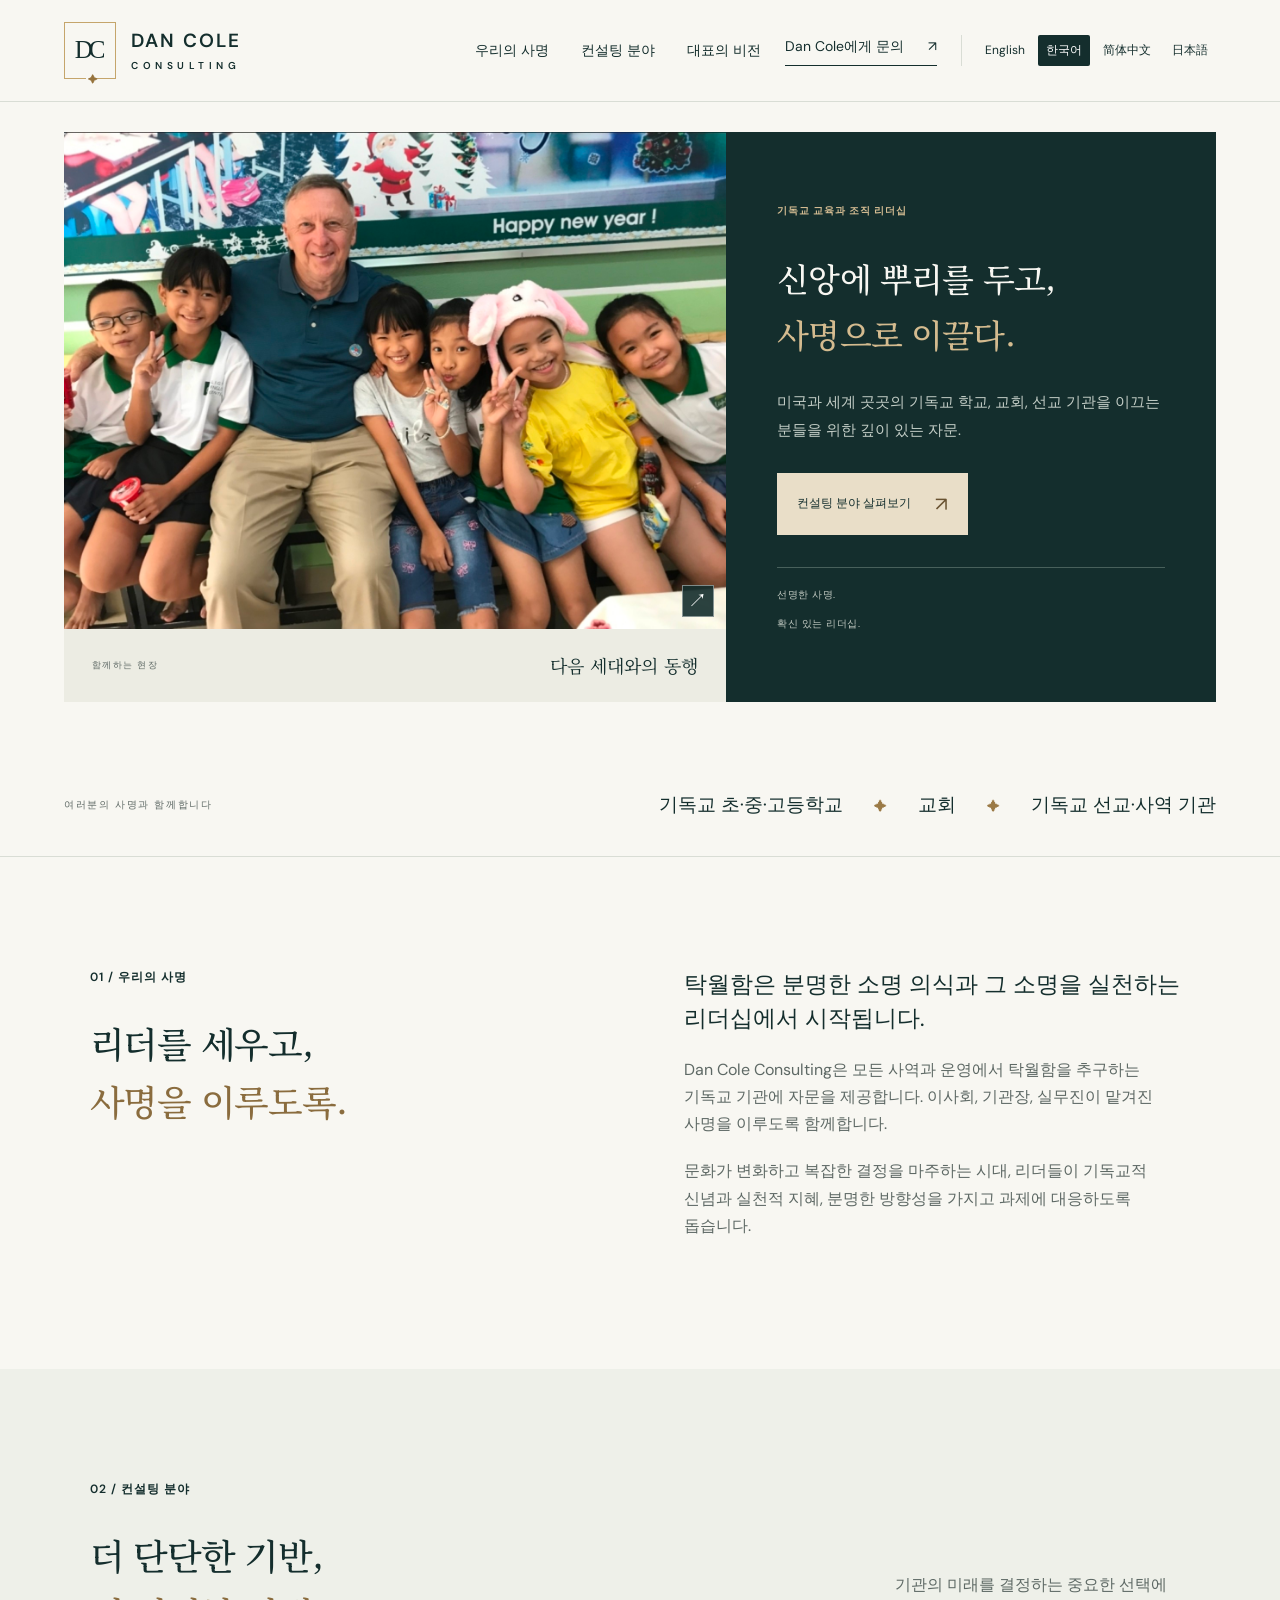
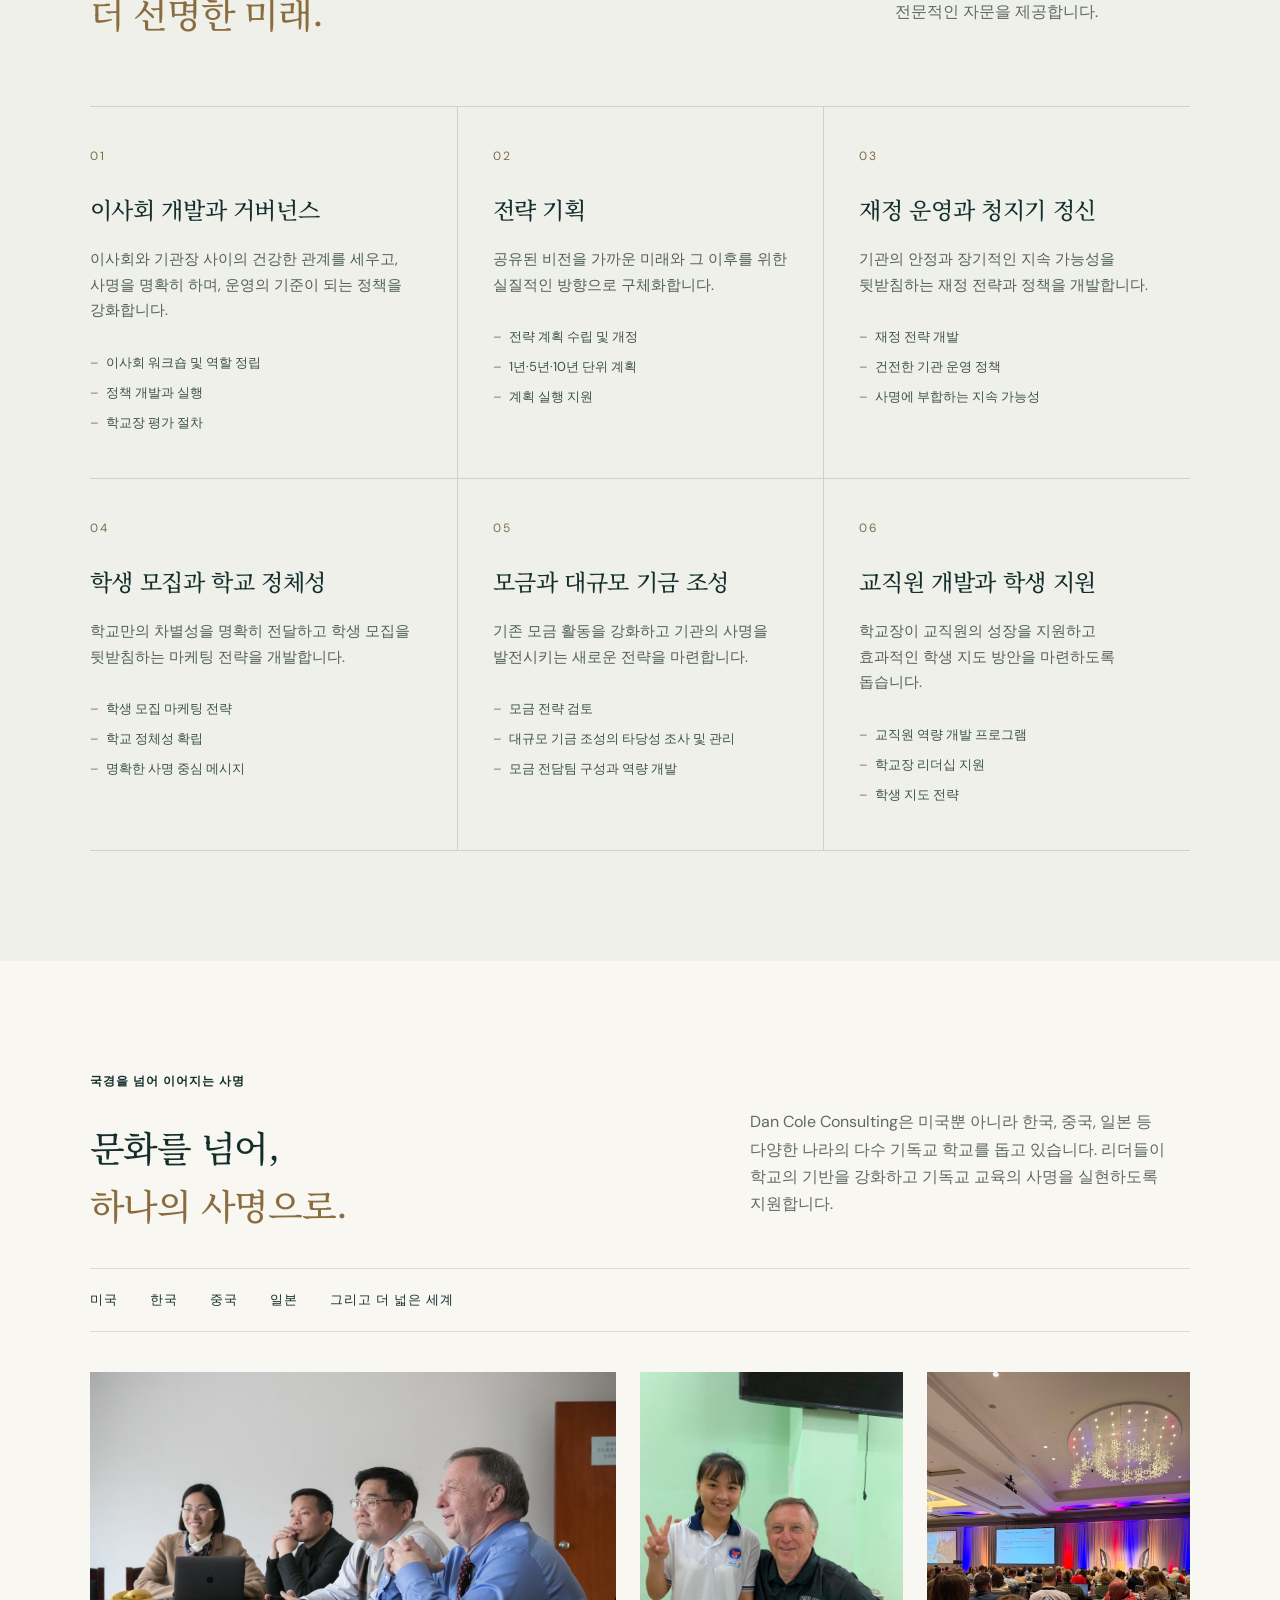
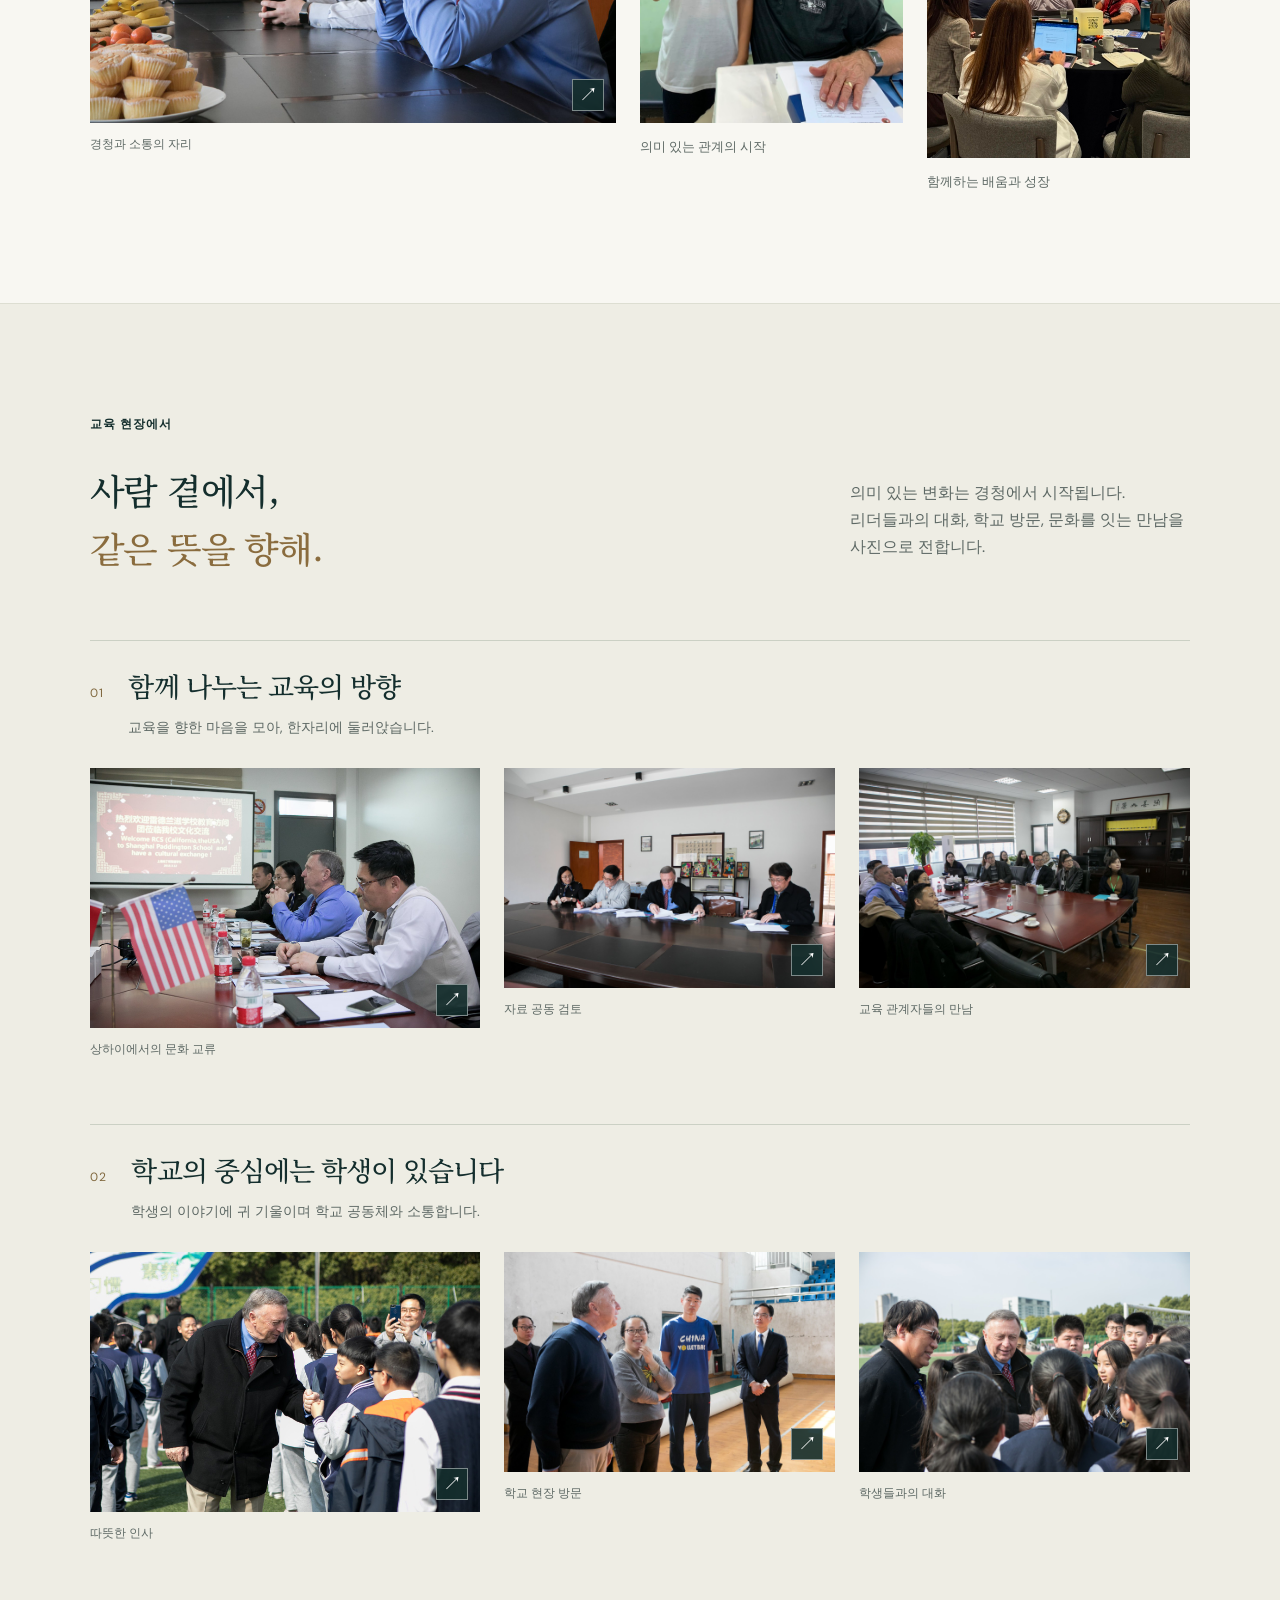
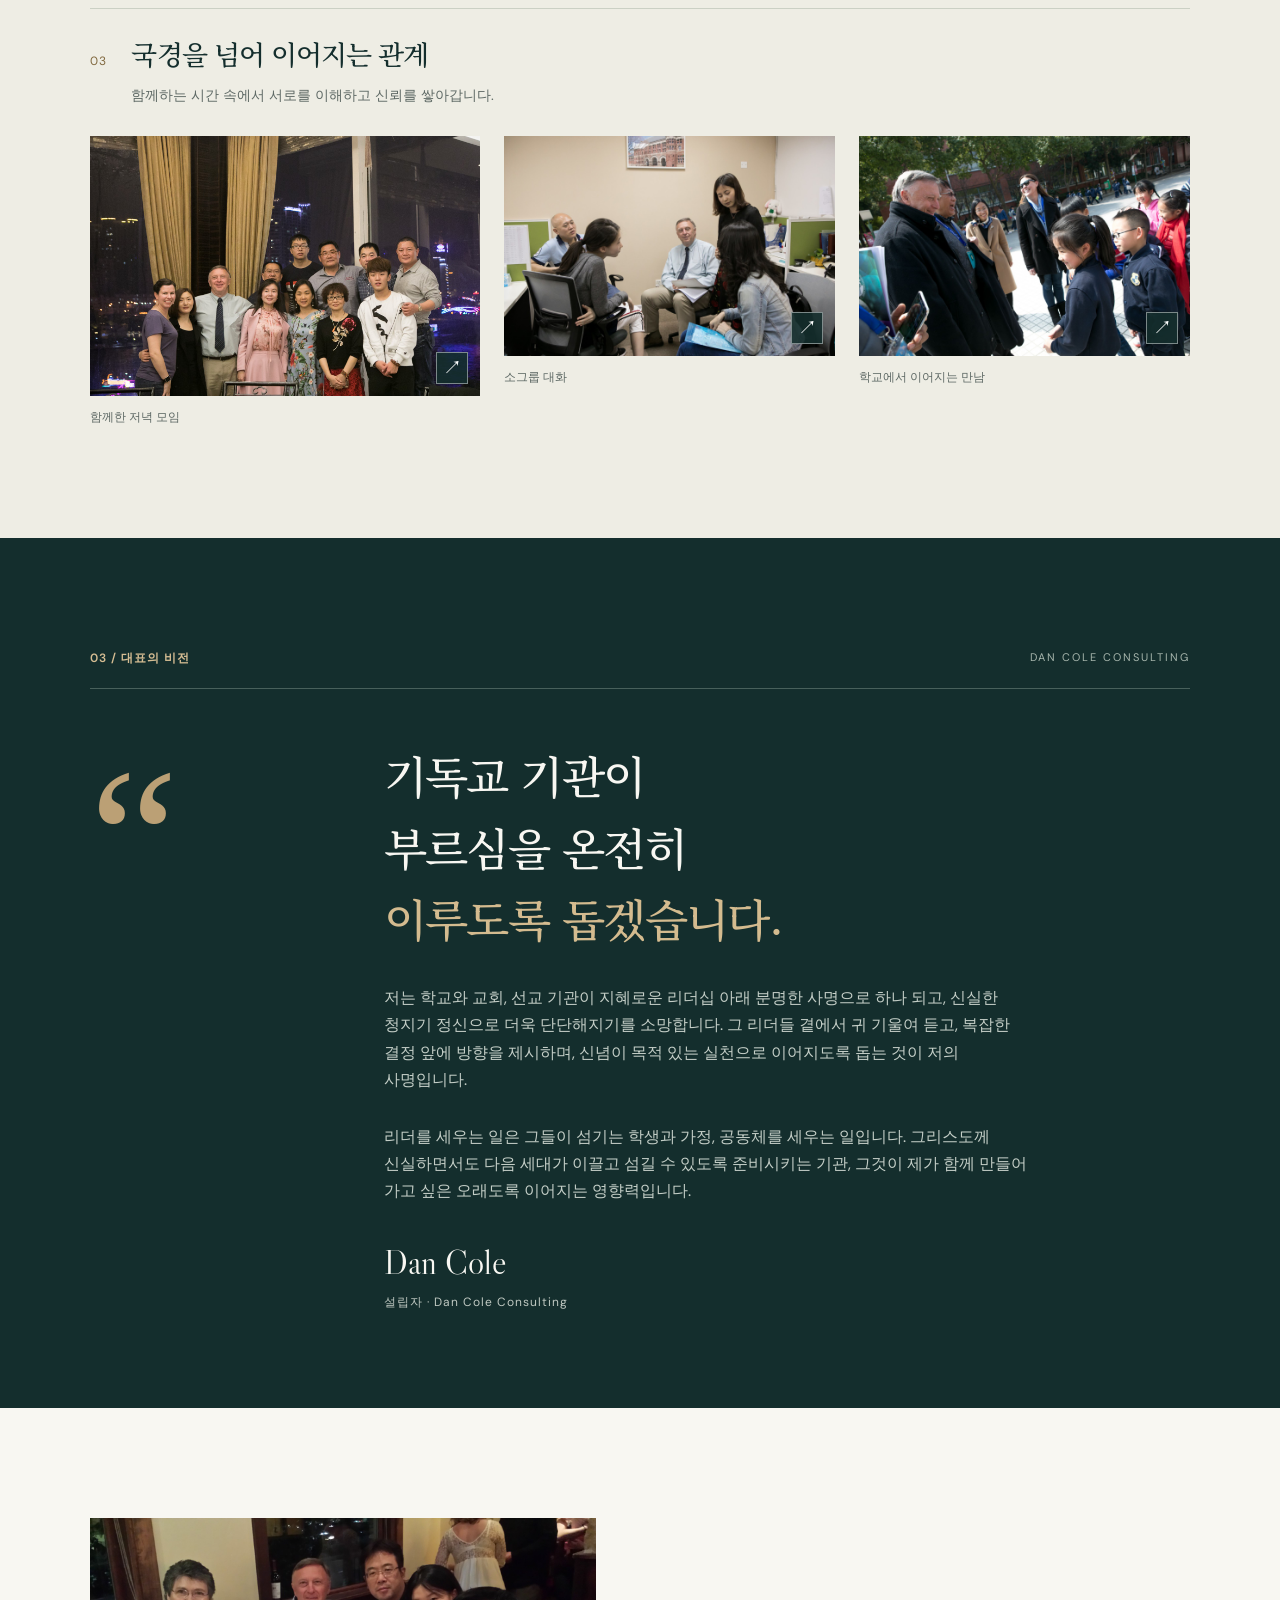
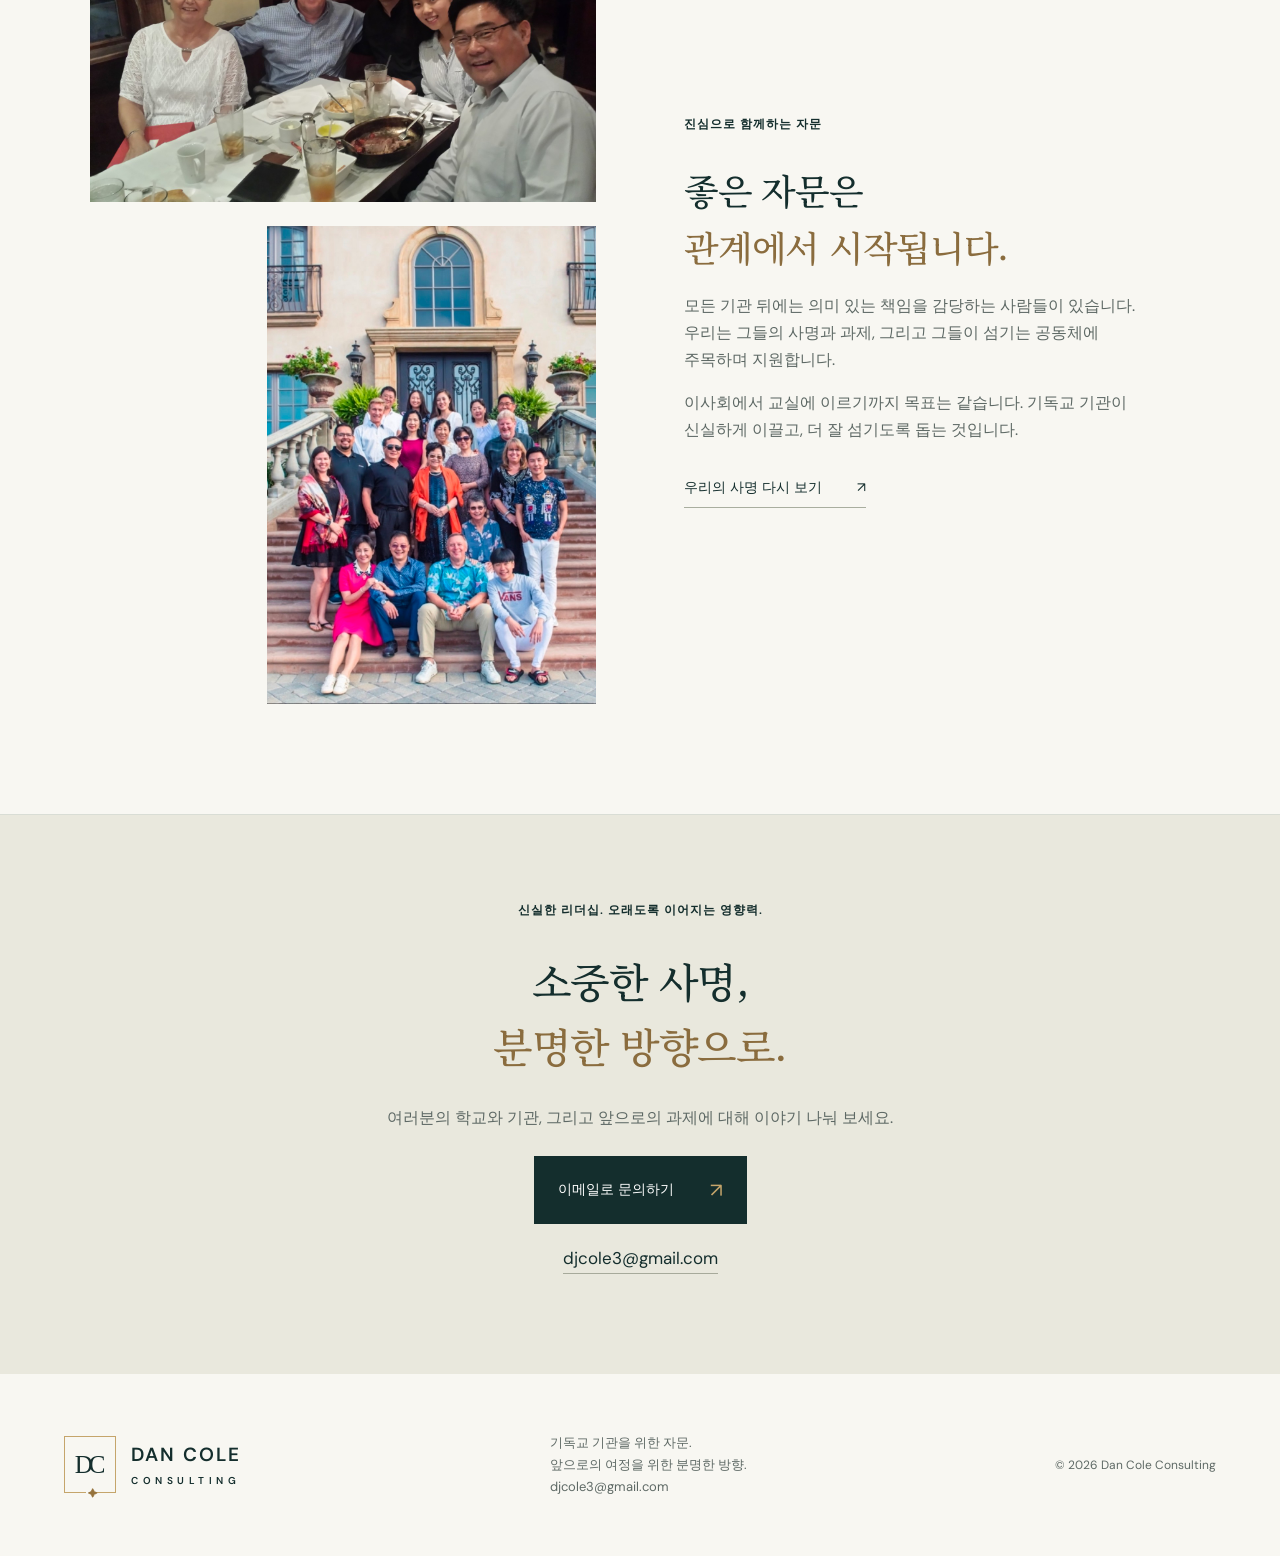
<file: ko.html>
<!DOCTYPE html>

<html lang="ko"><head><meta charset="utf-8"/><meta content="width=device-width, initial-scale=1" name="viewport"/><title>Dan Cole Consulting | 신앙에 뿌리를 둔 리더십, 오래도록 이어지는 영향력</title><meta content="미국, 한국, 중국, 일본 등 다양한 나라의 기독교 학교와 기관을 위한 자문. 이사회 개발, 전략 기획, 재정 운영, 모금 및 리더십 지원." name="description"/><meta content="#142e2d" name="theme-color"/><link href="favicon.svg" rel="icon"/><link href="style.css" rel="stylesheet"/><link href="index.html" hreflang="en" rel="alternate"/><link href="ko.html" hreflang="ko" rel="alternate"/><link href="zh.html" hreflang="zh-Hans" rel="alternate"/><link href="ja.html" hreflang="ja" rel="alternate"/><link href="https://fonts.googleapis.com/css2?family=Noto+Serif+KR:wght@400;500;600&amp;display=swap" rel="stylesheet"/><link href="typography.css" rel="stylesheet"/><link href="editorial.css" rel="stylesheet"/></head>
<body><a class="skip" href="#main">본문 바로가기</a><header><a aria-label="Dan Cole Consulting 홈" class="brand" href="#"><span class="monogram">DC<span>✦</span></span><span>DAN COLE<small>CONSULTING</small></span></a><nav aria-label="주요 메뉴"><a href="#mission">우리의 사명</a><a href="#expertise">컨설팅 분야</a><a href="#vision">대표의 비전</a></nav><a class="nav-cta" href="mailto:djcole3@gmail.com">Dan Cole에게 문의 <span>↗</span></a><nav aria-label="언어 선택" class="language-switch"><a href="index.html" hreflang="en" lang="en">English</a><a aria-current="page" href="ko.html" hreflang="ko" lang="ko">한국어</a><a href="zh.html" hreflang="zh-Hans" lang="zh-Hans">简体中文</a><a href="ja.html" hreflang="ja" lang="ja">日本語</a></nav></header>
<main id="main"><section class="hero"><div class="hero-copy"><p class="eyebrow">기독교 교육과 조직 리더십</p><h1><span class="title-line">신앙에 뿌리를 두고,</span><span class="title-line title-accent">사명으로 이끌다.</span></h1><p class="intro">미국과 세계 곳곳의 기독교 학교, 교회, 선교 기관을 이끄는 분들을 위한 깊이 있는 자문.</p><a class="button" href="#expertise">컨설팅 분야 살펴보기 <span>↗</span></a><div class="hero-bottom"><span>선명한 사명.</span><span>확신 있는 리더십.</span></div></div><div class="hero-image"><figure class="field-photo"><button aria-label="학생들과 함께 앉아 미소 짓는 모습" class="photo-open" type="button"><img alt="학생들과 함께 앉아 미소 짓는 모습" decoding="async" fetchpriority="high" height="960" src="assets/students.jpg" width="1280"/><span aria-hidden="true" class="photo-expand">↗</span></button><figcaption>학생들과 함께한 미소</figcaption></figure><div class="hero-photo-note"><span>함께하는 현장</span><p>다음 세대와의 동행</p><a class="text-link" href="#field-notes">활동 사진 보기 ↗</a></div></div></section>
<div class="audience"><span>여러분의 사명과 함께합니다</span><p>기독교 초·중·고등학교 <i>✦</i> 교회 <i>✦</i> 기독교 선교·사역 기관</p></div>
<section class="mission section" id="mission"><div><p class="eyebrow">01 / 우리의 사명</p><h2><span class="title-line">리더를 세우고,</span><span class="title-line title-accent">사명을 이루도록.</span></h2></div><div class="mission-copy"><p class="large">탁월함은 분명한 소명 의식과 그 소명을 실천하는 리더십에서 시작됩니다.</p><p>Dan Cole Consulting은 모든 사역과 운영에서 탁월함을 추구하는 기독교 기관에 자문을 제공합니다. 이사회, 기관장, 실무진이 맡겨진 사명을 이루도록 함께합니다.</p><p>문화가 변화하고 복잡한 결정을 마주하는 시대, 리더들이 기독교적 신념과 실천적 지혜, 분명한 방향성을 가지고 과제에 대응하도록 돕습니다.</p></div></section>
<section class="expertise section" id="expertise"><div class="section-heading"><div><p class="eyebrow">02 / 컨설팅 분야</p><h2><span class="title-line">더 단단한 기반,</span><span class="title-line title-accent">더 선명한 미래.</span></h2></div><p>기관의 미래를 결정하는 중요한 선택에 전문적인 자문을 제공합니다.</p></div><div class="services">
<article><span class="service-no">01</span><h3>이사회 개발과 거버넌스</h3><p>이사회와 기관장 사이의 건강한 관계를 세우고, 사명을 명확히 하며, 운영의 기준이 되는 정책을 강화합니다.</p><ul><li>이사회 워크숍 및 역할 정립</li><li>정책 개발과 실행</li><li>학교장 평가 절차</li></ul></article>
<article><span class="service-no">02</span><h3>전략 기획</h3><p>공유된 비전을 가까운 미래와 그 이후를 위한 실질적인 방향으로 구체화합니다.</p><ul><li>전략 계획 수립 및 개정</li><li>1년·5년·10년 단위 계획</li><li>계획 실행 지원</li></ul></article>
<article><span class="service-no">03</span><h3>재정 운영과 청지기 정신</h3><p>기관의 안정과 장기적인 지속 가능성을 뒷받침하는 재정 전략과 정책을 개발합니다.</p><ul><li>재정 전략 개발</li><li>건전한 기관 운영 정책</li><li>사명에 부합하는 지속 가능성</li></ul></article>
<article><span class="service-no">04</span><h3>학생 모집과 학교 정체성</h3><p>학교만의 차별성을 명확히 전달하고 학생 모집을 뒷받침하는 마케팅 전략을 개발합니다.</p><ul><li>학생 모집 마케팅 전략</li><li>학교 정체성 확립</li><li>명확한 사명 중심 메시지</li></ul></article>
<article><span class="service-no">05</span><h3>모금과 대규모 기금 조성</h3><p>기존 모금 활동을 강화하고 기관의 사명을 발전시키는 새로운 전략을 마련합니다.</p><ul><li>모금 전략 검토</li><li>대규모 기금 조성의 타당성 조사 및 관리</li><li>모금 전담팀 구성과 역량 개발</li></ul></article>
<article><span class="service-no">06</span><h3>교직원 개발과 학생 지원</h3><p>학교장이 교직원의 성장을 지원하고 효과적인 학생 지도 방안을 마련하도록 돕습니다.</p><ul><li>교직원 역량 개발 프로그램</li><li>학교장 리더십 지원</li><li>학생 지도 전략</li></ul></article>
</div></section>
<section class="global section" id="global"><div class="section-heading"><div><p class="eyebrow">국경을 넘어 이어지는 사명</p><h2><span class="title-line">문화를 넘어,</span><span class="title-line title-accent">하나의 사명으로.</span></h2></div><p>Dan Cole Consulting은 미국뿐 아니라 한국, 중국, 일본 등 다양한 나라의 다수 기독교 학교를 돕고 있습니다. 리더들이 학교의 기반을 강화하고 기독교 교육의 사명을 실현하도록 지원합니다.</p></div><div aria-label="지원 국가" class="countries"><span>미국</span><span>한국</span><span>중국</span><span>일본</span><span>그리고 더 넓은 세계</span></div><div class="global-gallery"><figure class="field-photo students-photo"><button aria-label="사진 크게 보기: 함께 듣고 나누는 자리" class="photo-open" type="button"><img alt="함께 듣고 나누는 자리" decoding="async" loading="lazy" height="1024" src="assets/leadership-dialogue.jpg" width="1536"/><span aria-hidden="true" class="photo-expand">↗</span></button><figcaption>경청과 소통의 자리</figcaption></figure><figure><img alt="교실에서 학생과 어른이 함께 웃는 모습" loading="lazy" src="assets/student-connection.jpg"/><figcaption>의미 있는 관계의 시작</figcaption></figure><figure><img alt="발표를 듣기 위해 회의장에 모인 참석자들" loading="lazy" src="assets/education-gathering.jpg"/><figcaption>함께하는 배움과 성장</figcaption></figure></div></section>
<section class="field-notes section" id="field-notes"><div class="section-heading"><div><p class="eyebrow">교육 현장에서</p><h2><span class="title-line">사람 곁에서,</span><span class="title-line title-accent">같은 뜻을 향해.</span></h2></div><p>의미 있는 변화는 경청에서 시작됩니다. 리더들과의 대화, 학교 방문, 문화를 잇는 만남을 사진으로 전합니다.</p></div><div class="photo-chapter"><div class="chapter-heading"><span class="chapter-no">01</span><div><h3>함께 나누는 교육의 방향</h3><p>교육을 향한 마음을 모아, 한자리에 둘러앉습니다.</p></div></div><div class="field-grid"><figure class="field-photo"><button aria-label="사진 크게 보기: 상하이에서의 문화 교류" class="photo-open" type="button"><img alt="상하이에서의 문화 교류" decoding="async" height="1024" loading="lazy" src="assets/cultural-exchange.jpg" width="1536"/><span aria-hidden="true" class="photo-expand">↗</span></button><figcaption>상하이에서의 문화 교류</figcaption></figure><figure class="field-photo"><button aria-label="사진 크게 보기: 자료를 함께 검토하는 시간" class="photo-open" type="button"><img alt="자료를 함께 검토하는 시간" decoding="async" height="1024" loading="lazy" src="assets/shared-planning.jpg" width="1536"/><span aria-hidden="true" class="photo-expand">↗</span></button><figcaption>자료 공동 검토</figcaption></figure><figure class="field-photo"><button aria-label="사진 크게 보기: 한자리에 모인 교육 관계자들" class="photo-open" type="button"><img alt="한자리에 모인 교육 관계자들" decoding="async" height="1024" loading="lazy" src="assets/leadership-gathering.jpg" width="1536"/><span aria-hidden="true" class="photo-expand">↗</span></button><figcaption>교육 관계자들의 만남</figcaption></figure></div></div><div class="photo-chapter"><div class="chapter-heading"><span class="chapter-no">02</span><div><h3>학교의 중심에는 학생이 있습니다</h3><p>학생의 이야기에 귀 기울이며 학교 공동체와 소통합니다.</p></div></div><div class="field-grid"><figure class="field-photo"><button aria-label="사진 크게 보기: 따뜻한 인사" class="photo-open" type="button"><img alt="따뜻한 인사" decoding="async" height="1024" loading="lazy" src="assets/student-welcome.jpg" width="1536"/><span aria-hidden="true" class="photo-expand">↗</span></button><figcaption>따뜻한 인사</figcaption></figure><figure class="field-photo"><button aria-label="사진 크게 보기: 학교 현장 방문" class="photo-open" type="button"><img alt="학교 현장 방문" decoding="async" height="1024" loading="lazy" src="assets/school-visit.jpg" width="1536"/><span aria-hidden="true" class="photo-expand">↗</span></button><figcaption>학교 현장 방문</figcaption></figure><figure class="field-photo"><button aria-label="사진 크게 보기: 학생들과의 대화" class="photo-open" type="button"><img alt="학생들과의 대화" decoding="async" height="1024" loading="lazy" src="assets/student-conversations.jpg" width="1536"/><span aria-hidden="true" class="photo-expand">↗</span></button><figcaption>학생들과의 대화</figcaption></figure></div></div><div class="photo-chapter"><div class="chapter-heading"><span class="chapter-no">03</span><div><h3>국경을 넘어 이어지는 관계</h3><p>함께하는 시간 속에서 서로를 이해하고 신뢰를 쌓아갑니다.</p></div></div><div class="field-grid"><figure class="field-photo"><button aria-label="사진 크게 보기: 함께한 저녁 모임" class="photo-open" type="button"><img alt="함께한 저녁 모임" decoding="async" height="1024" loading="lazy" src="assets/community-evening.jpg" width="1536"/><span aria-hidden="true" class="photo-expand">↗</span></button><figcaption>함께한 저녁 모임</figcaption></figure><figure class="field-photo"><button aria-label="사진 크게 보기: 소그룹 대화" class="photo-open" type="button"><img alt="소그룹 대화" decoding="async" height="1024" loading="lazy" src="assets/personal-counsel.jpg" width="1536"/><span aria-hidden="true" class="photo-expand">↗</span></button><figcaption>소그룹 대화</figcaption></figure><figure class="field-photo"><button aria-label="사진 크게 보기: 학교에서 이어지는 만남" class="photo-open" type="button"><img alt="학교에서 이어지는 만남" decoding="async" height="1024" loading="lazy" src="assets/campus-connections.jpg" width="1536"/><span aria-hidden="true" class="photo-expand">↗</span></button><figcaption>학교에서 이어지는 만남</figcaption></figure></div></div></section><section class="vision section" id="vision"><div class="vision-top"><p class="eyebrow">03 / 대표의 비전</p><span>DAN COLE CONSULTING</span></div><div class="vision-body"><span aria-hidden="true" class="quote-mark">“</span><div><h2><span class="title-line">기독교 기관이</span><span class="title-line">부르심을 온전히</span><span class="title-line title-accent">이루도록 돕겠습니다.</span></h2><p>저는 학교와 교회, 선교 기관이 지혜로운 리더십 아래 분명한 사명으로 하나 되고, 신실한 청지기 정신으로 더욱 단단해지기를 소망합니다. 그 리더들 곁에서 귀 기울여 듣고, 복잡한 결정 앞에 방향을 제시하며, 신념이 목적 있는 실천으로 이어지도록 돕는 것이 저의 사명입니다.</p><p>리더를 세우는 일은 그들이 섬기는 학생과 가정, 공동체를 세우는 일입니다. 그리스도께 신실하면서도 다음 세대가 이끌고 섬길 수 있도록 준비시키는 기관, 그것이 제가 함께 만들어 가고 싶은 오래도록 이어지는 영향력입니다.</p><div class="signature">Dan Cole<span>설립자 · Dan Cole Consulting</span></div></div></div></section>
<section class="relationships section"><div class="relationship-photo"><img alt="식탁에서 식사와 대화를 나누는 사람들" loading="lazy" src="assets/conversation.jpg"/><img alt="야외 계단에 모인 사람들" class="community-memory" loading="lazy" src="assets/community.jpg"/></div><div><p class="eyebrow">진심으로 함께하는 자문</p><h2><span class="title-line">좋은 자문은</span><span class="title-line title-accent">관계에서 시작됩니다.</span></h2><p>모든 기관 뒤에는 의미 있는 책임을 감당하는 사람들이 있습니다. 우리는 그들의 사명과 과제, 그리고 그들이 섬기는 공동체에 주목하며 지원합니다.</p><p>이사회에서 교실에 이르기까지 목표는 같습니다. 기독교 기관이 신실하게 이끌고, 더 잘 섬기도록 돕는 것입니다.</p><a class="text-link" href="#mission">우리의 사명 다시 보기 <span>↗</span></a></div></section>
<section class="closing" id="contact"><p class="eyebrow">신실한 리더십. 오래도록 이어지는 영향력.</p><h2><span class="title-line">소중한 사명,</span><span class="title-line title-accent">분명한 방향으로.</span></h2><p class="contact-intro">여러분의 학교와 기관, 그리고 앞으로의 과제에 대해 이야기 나눠 보세요.</p><a class="button" href="mailto:djcole3@gmail.com">이메일로 문의하기 <span>↗</span></a><a class="contact-email" href="mailto:djcole3@gmail.com">djcole3@gmail.com</a></section></main>
<footer><a class="brand" href="#"><span class="monogram">DC<span>✦</span></span><span>DAN COLE<small>CONSULTING</small></span></a><p>기독교 기관을 위한 자문.<br/>앞으로의 여정을 위한 분명한 방향.<br/><a href="mailto:djcole3@gmail.com">djcole3@gmail.com</a></p><span>© 2026 Dan Cole Consulting</span></footer><dialog aria-label="사진 크게 보기" class="photo-dialog"><div class="viewer-toolbar"><span class="viewer-count"></span><button aria-label="사진 닫기" class="viewer-close">×</button></div><img alt="" class="viewer-image"/><div class="viewer-bottom"><button aria-label="이전 사진" class="viewer-prev">←</button><p class="viewer-caption"></p><button aria-label="다음 사진" class="viewer-next">→</button></div></dialog><script defer="" src="gallery.js"></script></body></html>
</file>
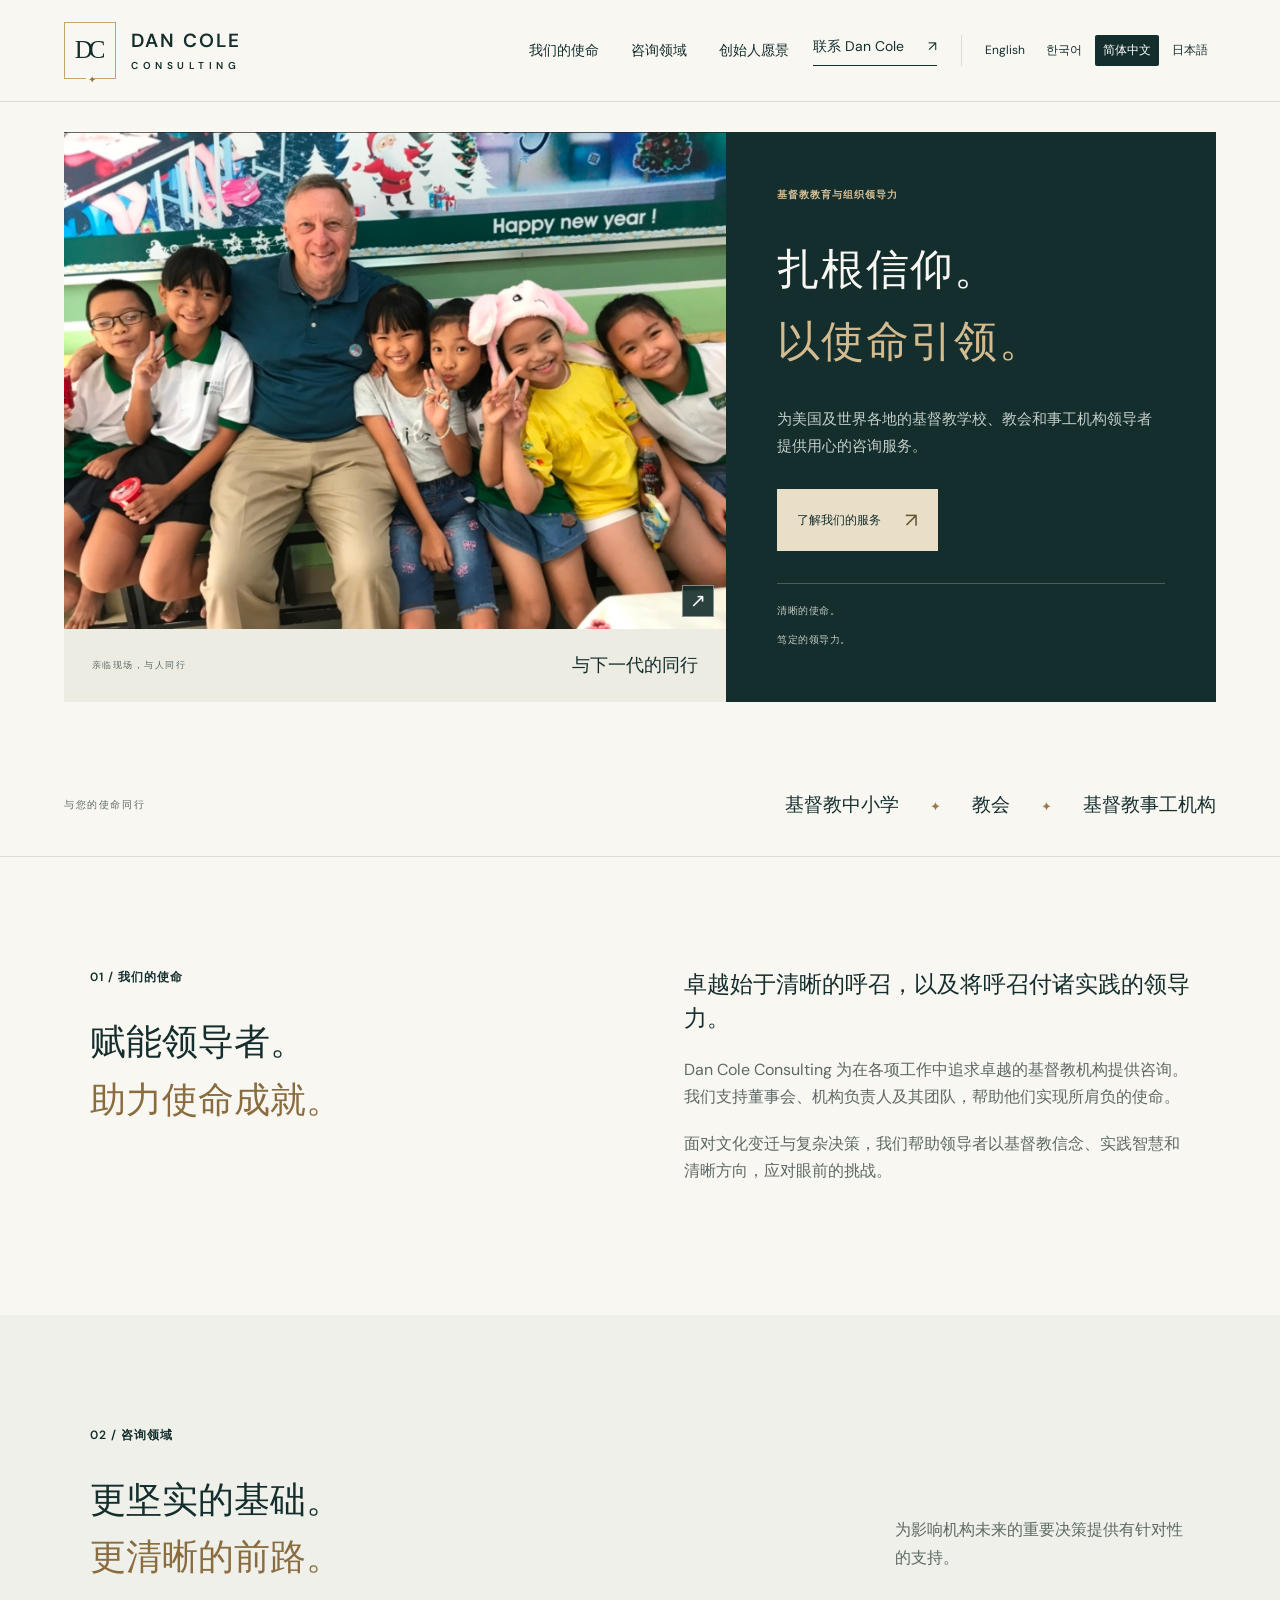
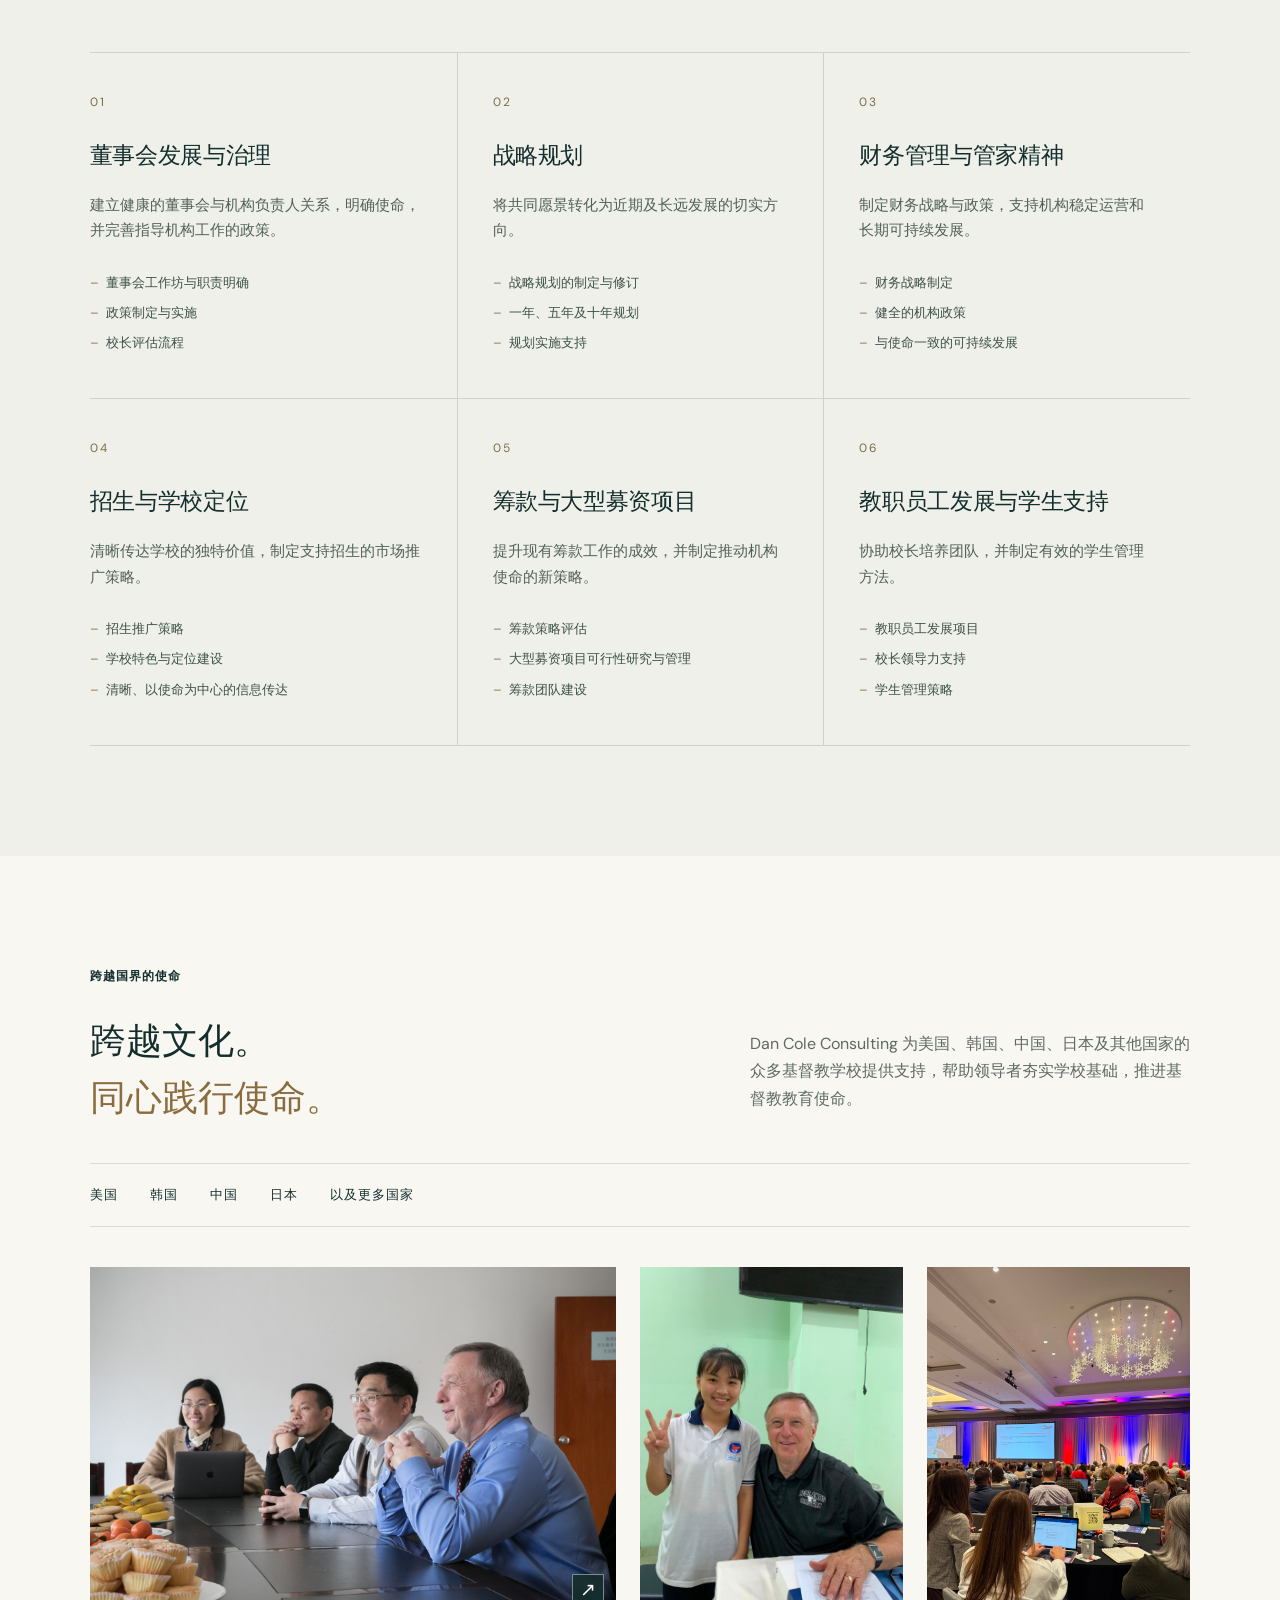
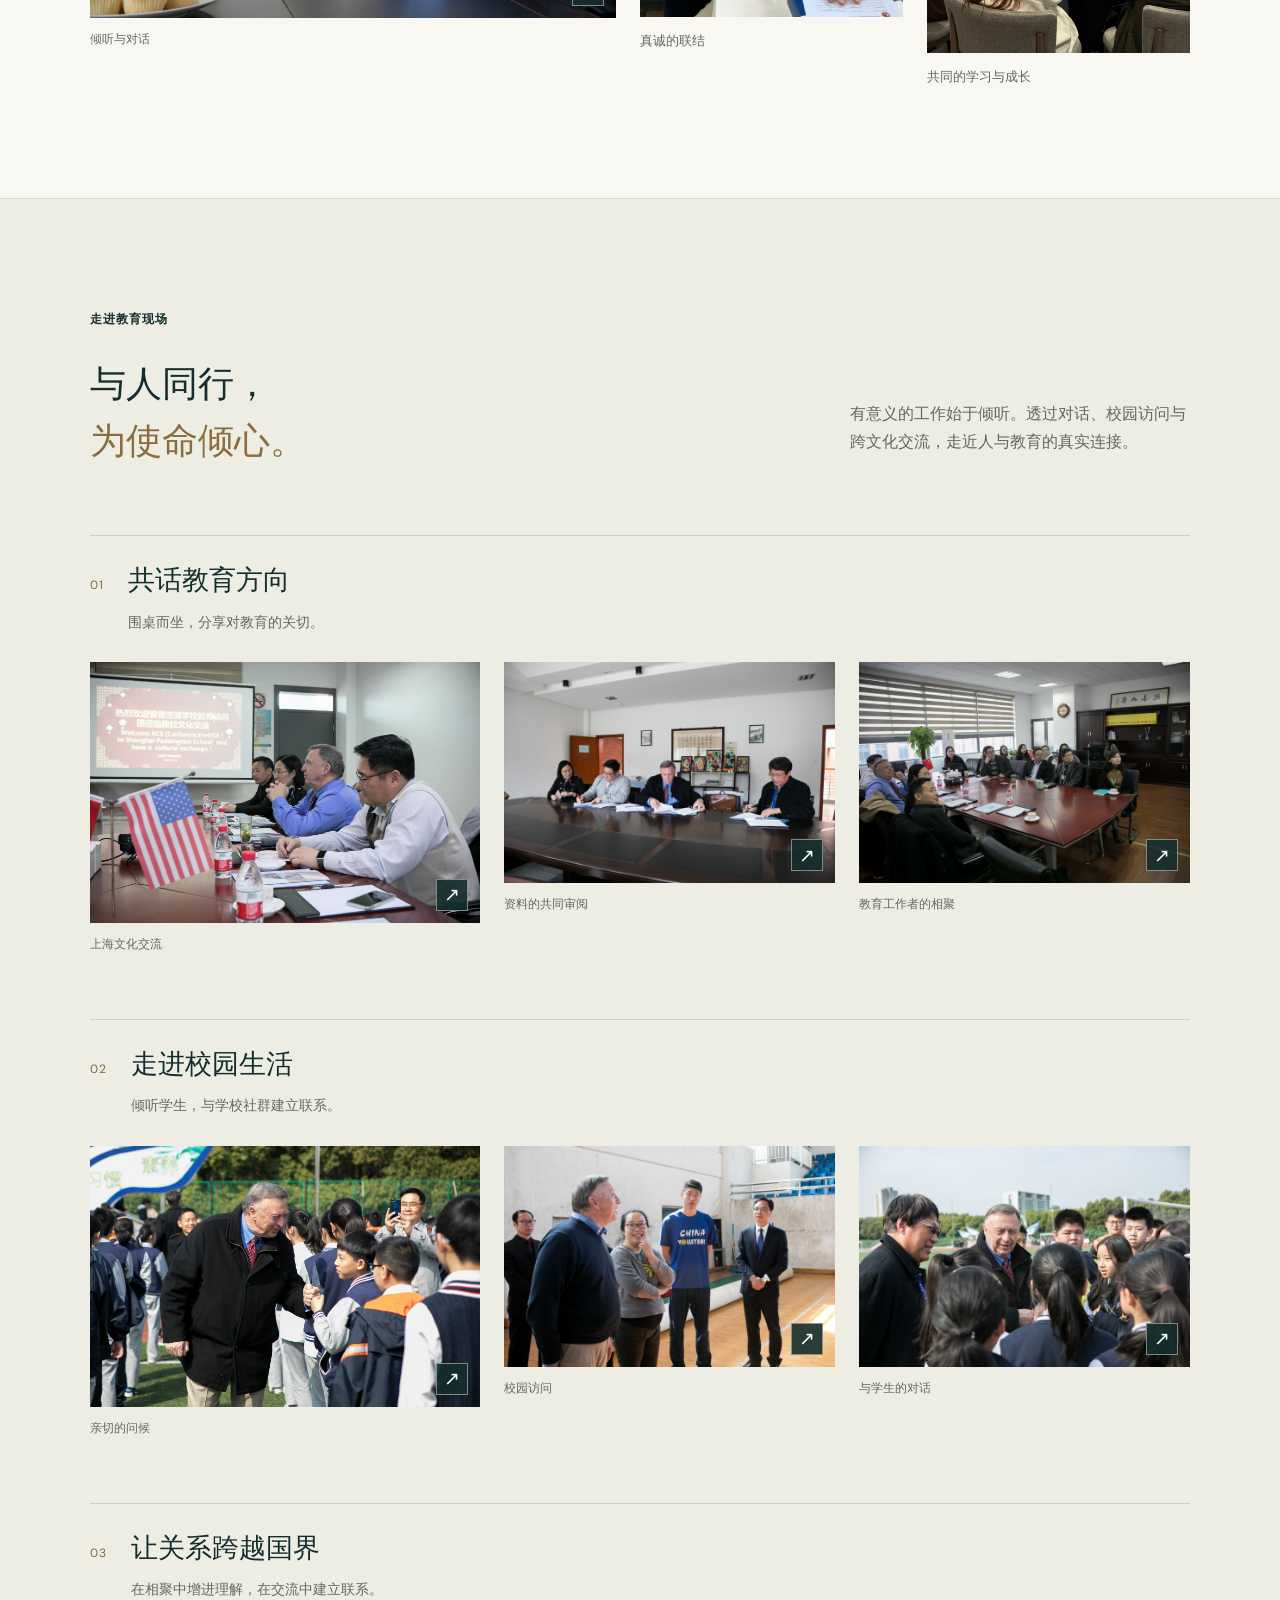
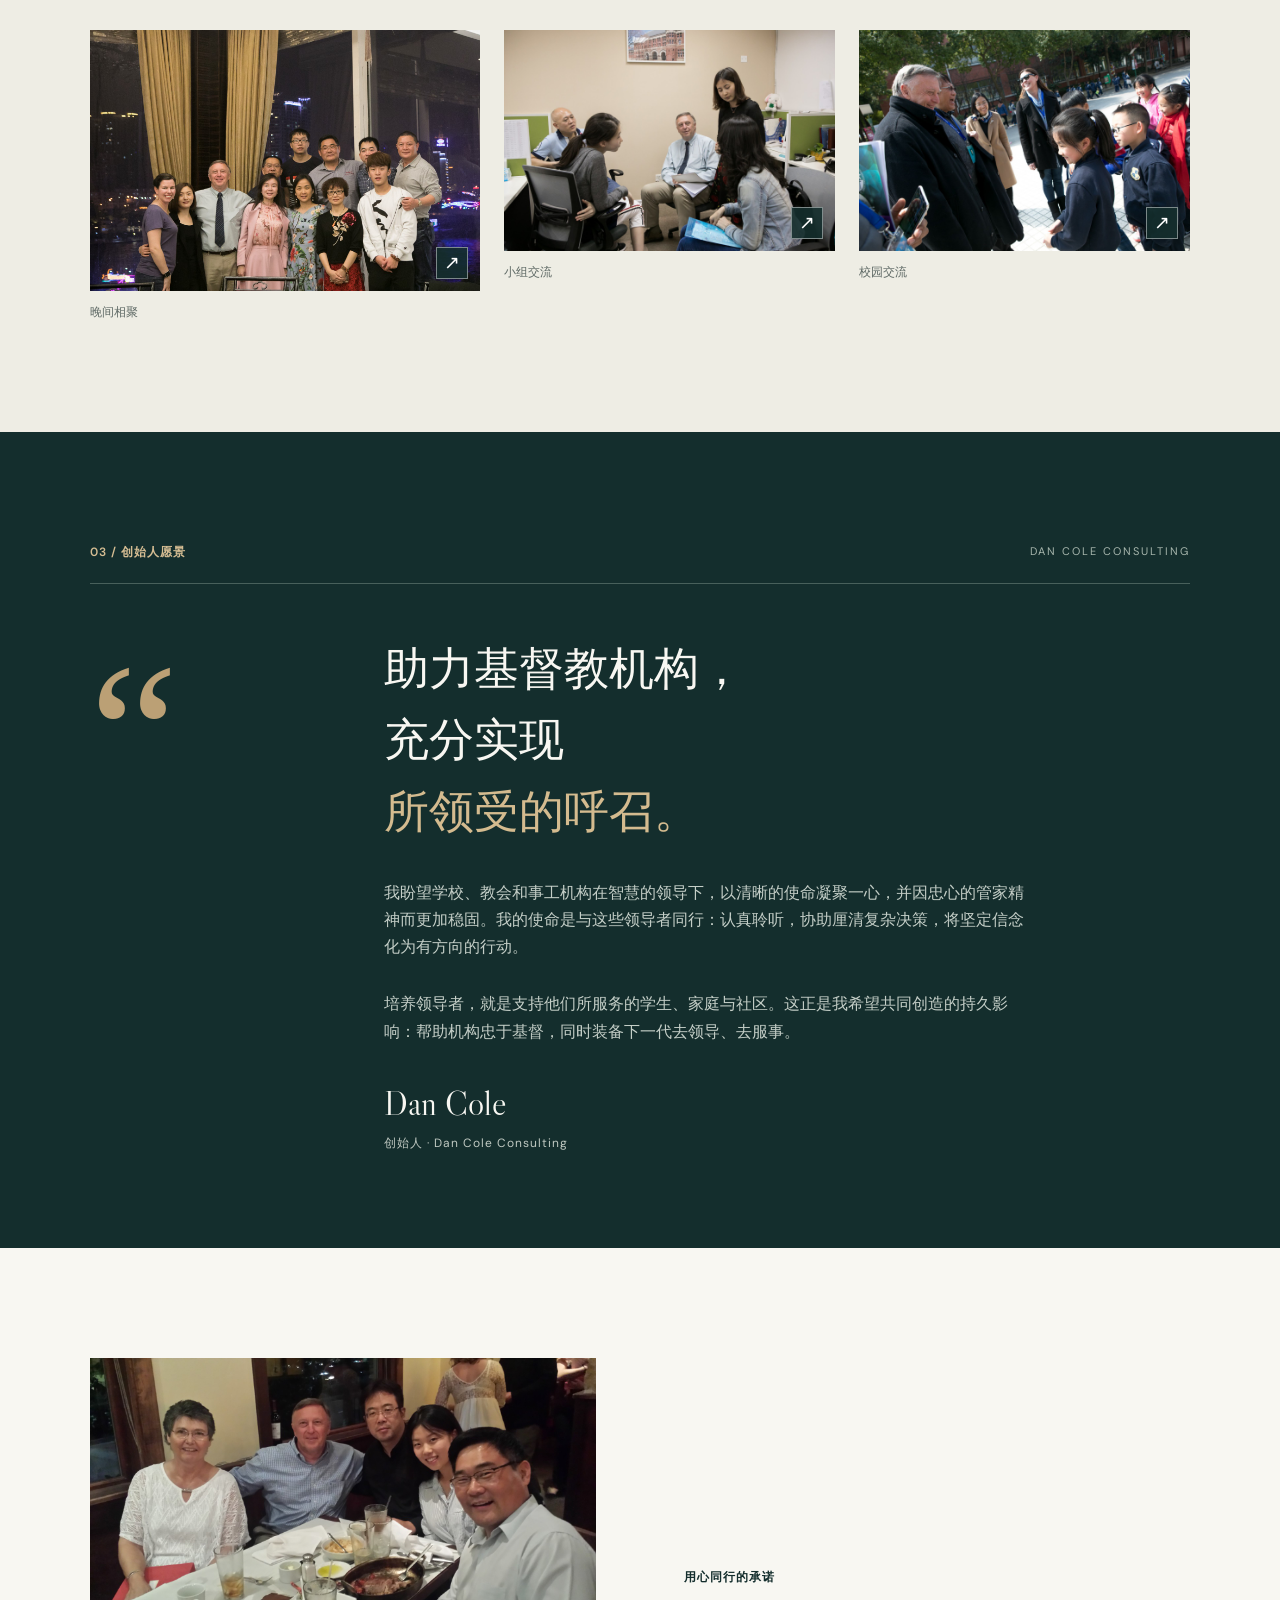
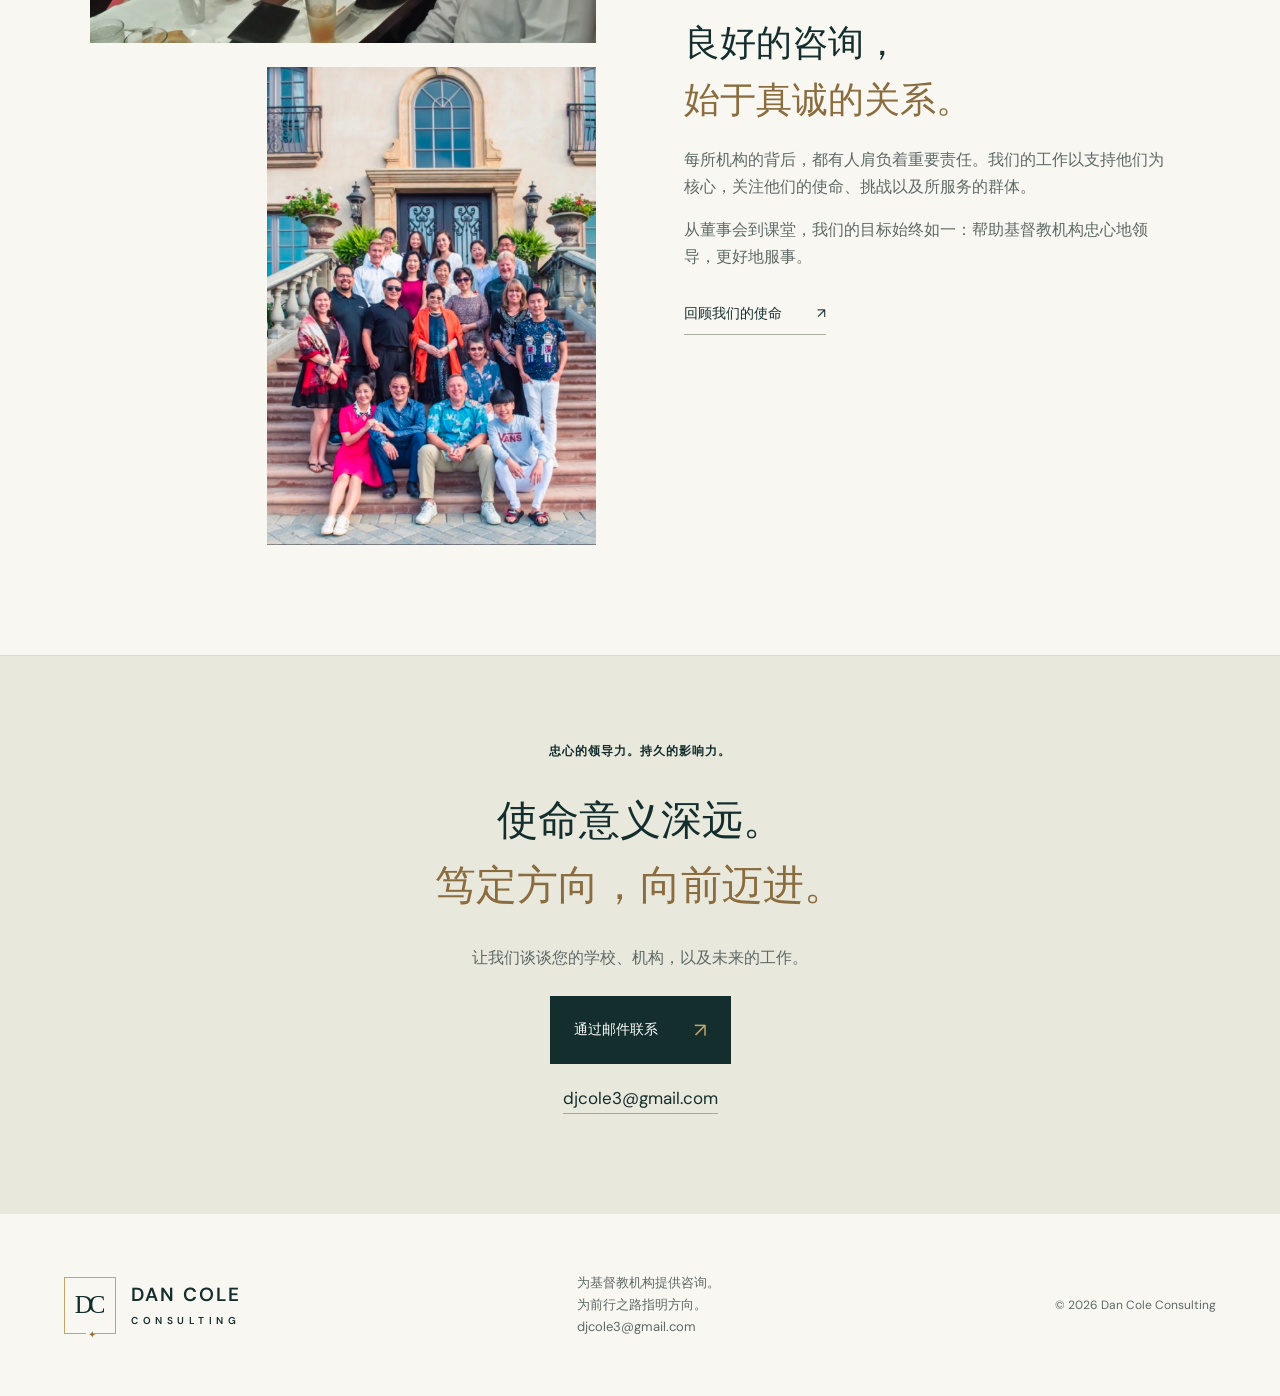
<file: zh.html>
<!DOCTYPE html>

<html lang="zh-Hans"><head><meta charset="utf-8"/><meta content="width=device-width, initial-scale=1" name="viewport"/><title>Dan Cole Consulting | 扎根信仰的领导力，持久的影响力</title><meta content="为美国、韩国、中国、日本等国家的基督教学校及机构提供咨询，涵盖董事会发展、战略规划、财务管理、筹款与领导力支持。" name="description"/><meta content="#142e2d" name="theme-color"/><link href="favicon.svg" rel="icon"/><link href="style.css" rel="stylesheet"/><link href="index.html" hreflang="en" rel="alternate"/><link href="ko.html" hreflang="ko" rel="alternate"/><link href="zh.html" hreflang="zh-Hans" rel="alternate"/><link href="ja.html" hreflang="ja" rel="alternate"/><link href="https://fonts.googleapis.com/css2?family=Noto+Serif+SC:wght@400;500;600&amp;display=swap" rel="stylesheet"/><link href="typography.css" rel="stylesheet"/><link href="editorial.css" rel="stylesheet"/></head>
<body><a class="skip" href="#main">跳至正文</a><header><a aria-label="Dan Cole Consulting 首页" class="brand" href="#"><span class="monogram">DC<span>✦</span></span><span>DAN COLE<small>CONSULTING</small></span></a><nav aria-label="主导航"><a href="#mission">我们的使命</a><a href="#expertise">咨询领域</a><a href="#vision">创始人愿景</a></nav><a class="nav-cta" href="mailto:djcole3@gmail.com">联系 Dan Cole <span>↗</span></a><nav aria-label="选择语言" class="language-switch"><a href="index.html" hreflang="en" lang="en">English</a><a href="ko.html" hreflang="ko" lang="ko">한국어</a><a aria-current="page" href="zh.html" hreflang="zh-Hans" lang="zh-Hans">简体中文</a><a href="ja.html" hreflang="ja" lang="ja">日本語</a></nav></header>
<main id="main"><section class="hero"><div class="hero-copy"><p class="eyebrow">基督教教育与组织领导力</p><h1><span class="title-line">扎根信仰。</span><span class="title-line title-accent">以使命引领。</span></h1><p class="intro">为美国及世界各地的基督教学校、教会和事工机构领导者提供用心的咨询服务。</p><a class="button" href="#expertise">了解我们的服务 <span>↗</span></a><div class="hero-bottom"><span>清晰的使命。</span><span>笃定的领导力。</span></div></div><div class="hero-image"><figure class="field-photo"><button aria-label="与学生们坐在一起，微笑合影" class="photo-open" type="button"><img alt="与学生们坐在一起，微笑合影" decoding="async" fetchpriority="high" height="960" src="assets/students.jpg" width="1280"/><span aria-hidden="true" class="photo-expand">↗</span></button><figcaption>与学生的笑容合影</figcaption></figure><div class="hero-photo-note"><span>亲临现场，与人同行</span><p>与下一代的同行</p><a class="text-link" href="#field-notes">浏览活动照片 ↗</a></div></div></section>
<div class="audience"><span>与您的使命同行</span><p>基督教中小学 <i>✦</i> 教会 <i>✦</i> 基督教事工机构</p></div>
<section class="mission section" id="mission"><div><p class="eyebrow">01 / 我们的使命</p><h2><span class="title-line">赋能领导者。</span><span class="title-line title-accent">助力使命成就。</span></h2></div><div class="mission-copy"><p class="large">卓越始于清晰的呼召，以及将呼召付诸实践的领导力。</p><p>Dan Cole Consulting 为在各项工作中追求卓越的基督教机构提供咨询。我们支持董事会、机构负责人及其团队，帮助他们实现所肩负的使命。</p><p>面对文化变迁与复杂决策，我们帮助领导者以基督教信念、实践智慧和清晰方向，应对眼前的挑战。</p></div></section>
<section class="expertise section" id="expertise"><div class="section-heading"><div><p class="eyebrow">02 / 咨询领域</p><h2><span class="title-line">更坚实的基础。</span><span class="title-line title-accent">更清晰的前路。</span></h2></div><p>为影响机构未来的重要决策提供有针对性的支持。</p></div><div class="services">
<article><span class="service-no">01</span><h3>董事会发展与治理</h3><p>建立健康的董事会与机构负责人关系，明确使命，并完善指导机构工作的政策。</p><ul><li>董事会工作坊与职责明确</li><li>政策制定与实施</li><li>校长评估流程</li></ul></article>
<article><span class="service-no">02</span><h3>战略规划</h3><p>将共同愿景转化为近期及长远发展的切实方向。</p><ul><li>战略规划的制定与修订</li><li>一年、五年及十年规划</li><li>规划实施支持</li></ul></article>
<article><span class="service-no">03</span><h3>财务管理与管家精神</h3><p>制定财务战略与政策，支持机构稳定运营和长期可持续发展。</p><ul><li>财务战略制定</li><li>健全的机构政策</li><li>与使命一致的可持续发展</li></ul></article>
<article><span class="service-no">04</span><h3>招生与学校定位</h3><p>清晰传达学校的独特价值，制定支持招生的市场推广策略。</p><ul><li>招生推广策略</li><li>学校特色与定位建设</li><li>清晰、以使命为中心的信息传达</li></ul></article>
<article><span class="service-no">05</span><h3>筹款与大型募资项目</h3><p>提升现有筹款工作的成效，并制定推动机构使命的新策略。</p><ul><li>筹款策略评估</li><li>大型募资项目可行性研究与管理</li><li>筹款团队建设</li></ul></article>
<article><span class="service-no">06</span><h3>教职员工发展与学生支持</h3><p>协助校长培养团队，并制定有效的学生管理方法。</p><ul><li>教职员工发展项目</li><li>校长领导力支持</li><li>学生管理策略</li></ul></article>
</div></section>
<section class="global section" id="global"><div class="section-heading"><div><p class="eyebrow">跨越国界的使命</p><h2><span class="title-line">跨越文化。</span><span class="title-line title-accent">同心践行使命。</span></h2></div><p>Dan Cole Consulting 为美国、韩国、中国、日本及其他国家的众多基督教学校提供支持，帮助领导者夯实学校基础，推进基督教教育使命。</p></div><div aria-label="服务国家" class="countries"><span>美国</span><span>韩国</span><span>中国</span><span>日本</span><span>以及更多国家</span></div><div class="global-gallery"><figure class="field-photo students-photo"><button aria-label="查看完整照片: 共同倾听与交流" class="photo-open" type="button"><img alt="共同倾听与交流" decoding="async" loading="lazy" height="1024" src="assets/leadership-dialogue.jpg" width="1536"/><span aria-hidden="true" class="photo-expand">↗</span></button><figcaption>倾听与对话</figcaption></figure><figure><img alt="教室里一名学生与一位成人一起微笑" loading="lazy" src="assets/student-connection.jpg"/><figcaption>真诚的联结</figcaption></figure><figure><img alt="与会者聚集在会议厅听取演讲" loading="lazy" src="assets/education-gathering.jpg"/><figcaption>共同的学习与成长</figcaption></figure></div></section>
<section class="field-notes section" id="field-notes"><div class="section-heading"><div><p class="eyebrow">走进教育现场</p><h2><span class="title-line">与人同行，</span><span class="title-line title-accent">为使命倾心。</span></h2></div><p>有意义的工作始于倾听。透过对话、校园访问与跨文化交流，走近人与教育的真实连接。</p></div><div class="photo-chapter"><div class="chapter-heading"><span class="chapter-no">01</span><div><h3>共话教育方向</h3><p>围桌而坐，分享对教育的关切。</p></div></div><div class="field-grid"><figure class="field-photo"><button aria-label="查看完整照片: 上海文化交流" class="photo-open" type="button"><img alt="上海文化交流" decoding="async" height="1024" loading="lazy" src="assets/cultural-exchange.jpg" width="1536"/><span aria-hidden="true" class="photo-expand">↗</span></button><figcaption>上海文化交流</figcaption></figure><figure class="field-photo"><button aria-label="查看完整照片: 共同审阅资料" class="photo-open" type="button"><img alt="共同审阅资料" decoding="async" height="1024" loading="lazy" src="assets/shared-planning.jpg" width="1536"/><span aria-hidden="true" class="photo-expand">↗</span></button><figcaption>资料的共同审阅</figcaption></figure><figure class="field-photo"><button aria-label="查看完整照片: 教育工作者齐聚一堂" class="photo-open" type="button"><img alt="教育工作者齐聚一堂" decoding="async" height="1024" loading="lazy" src="assets/leadership-gathering.jpg" width="1536"/><span aria-hidden="true" class="photo-expand">↗</span></button><figcaption>教育工作者的相聚</figcaption></figure></div></div><div class="photo-chapter"><div class="chapter-heading"><span class="chapter-no">02</span><div><h3>走进校园生活</h3><p>倾听学生，与学校社群建立联系。</p></div></div><div class="field-grid"><figure class="field-photo"><button aria-label="查看完整照片: 亲切的问候" class="photo-open" type="button"><img alt="亲切的问候" decoding="async" height="1024" loading="lazy" src="assets/student-welcome.jpg" width="1536"/><span aria-hidden="true" class="photo-expand">↗</span></button><figcaption>亲切的问候</figcaption></figure><figure class="field-photo"><button aria-label="查看完整照片: 校园访问" class="photo-open" type="button"><img alt="校园访问" decoding="async" height="1024" loading="lazy" src="assets/school-visit.jpg" width="1536"/><span aria-hidden="true" class="photo-expand">↗</span></button><figcaption>校园访问</figcaption></figure><figure class="field-photo"><button aria-label="查看完整照片: 与学生交谈" class="photo-open" type="button"><img alt="与学生交谈" decoding="async" height="1024" loading="lazy" src="assets/student-conversations.jpg" width="1536"/><span aria-hidden="true" class="photo-expand">↗</span></button><figcaption>与学生的对话</figcaption></figure></div></div><div class="photo-chapter"><div class="chapter-heading"><span class="chapter-no">03</span><div><h3>让关系跨越国界</h3><p>在相聚中增进理解，在交流中建立联系。</p></div></div><div class="field-grid"><figure class="field-photo"><button aria-label="查看完整照片: 晚间相聚" class="photo-open" type="button"><img alt="晚间相聚" decoding="async" height="1024" loading="lazy" src="assets/community-evening.jpg" width="1536"/><span aria-hidden="true" class="photo-expand">↗</span></button><figcaption>晚间相聚</figcaption></figure><figure class="field-photo"><button aria-label="查看完整照片: 小组交流" class="photo-open" type="button"><img alt="小组交流" decoding="async" height="1024" loading="lazy" src="assets/personal-counsel.jpg" width="1536"/><span aria-hidden="true" class="photo-expand">↗</span></button><figcaption>小组交流</figcaption></figure><figure class="field-photo"><button aria-label="查看完整照片: 校园中的交流" class="photo-open" type="button"><img alt="校园中的交流" decoding="async" height="1024" loading="lazy" src="assets/campus-connections.jpg" width="1536"/><span aria-hidden="true" class="photo-expand">↗</span></button><figcaption>校园交流</figcaption></figure></div></div></section><section class="vision section" id="vision"><div class="vision-top"><p class="eyebrow">03 / 创始人愿景</p><span>DAN COLE CONSULTING</span></div><div class="vision-body"><span aria-hidden="true" class="quote-mark">“</span><div><h2><span class="title-line">助力基督教机构，</span><span class="title-line">充分实现</span><span class="title-line title-accent">所领受的呼召。</span></h2><p>我盼望学校、教会和事工机构在智慧的领导下，以清晰的使命凝聚一心，并因忠心的管家精神而更加稳固。我的使命是与这些领导者同行：认真聆听，协助厘清复杂决策，将坚定信念化为有方向的行动。</p><p>培养领导者，就是支持他们所服务的学生、家庭与社区。这正是我希望共同创造的持久影响：帮助机构忠于基督，同时装备下一代去领导、去服事。</p><div class="signature">Dan Cole<span>创始人 · Dan Cole Consulting</span></div></div></div></section>
<section class="relationships section"><div class="relationship-photo"><img alt="人们围坐餐桌用餐并交谈" loading="lazy" src="assets/conversation.jpg"/><img alt="在户外台阶上相聚的人们" class="community-memory" loading="lazy" src="assets/community.jpg"/></div><div><p class="eyebrow">用心同行的承诺</p><h2><span class="title-line">良好的咨询，</span><span class="title-line title-accent">始于真诚的关系。</span></h2><p>每所机构的背后，都有人肩负着重要责任。我们的工作以支持他们为核心，关注他们的使命、挑战以及所服务的群体。</p><p>从董事会到课堂，我们的目标始终如一：帮助基督教机构忠心地领导，更好地服事。</p><a class="text-link" href="#mission">回顾我们的使命 <span>↗</span></a></div></section>
<section class="closing" id="contact"><p class="eyebrow">忠心的领导力。持久的影响力。</p><h2><span class="title-line">使命意义深远。</span><span class="title-line title-accent">笃定方向，向前迈进。</span></h2><p class="contact-intro">让我们谈谈您的学校、机构，以及未来的工作。</p><a class="button" href="mailto:djcole3@gmail.com">通过邮件联系 <span>↗</span></a><a class="contact-email" href="mailto:djcole3@gmail.com">djcole3@gmail.com</a></section></main>
<footer><a class="brand" href="#"><span class="monogram">DC<span>✦</span></span><span>DAN COLE<small>CONSULTING</small></span></a><p>为基督教机构提供咨询。<br/>为前行之路指明方向。<br/><a href="mailto:djcole3@gmail.com">djcole3@gmail.com</a></p><span>© 2026 Dan Cole Consulting</span></footer><dialog aria-label="查看完整照片" class="photo-dialog"><div class="viewer-toolbar"><span class="viewer-count"></span><button aria-label="关闭照片" class="viewer-close">×</button></div><img alt="" class="viewer-image"/><div class="viewer-bottom"><button aria-label="上一张照片" class="viewer-prev">←</button><p class="viewer-caption"></p><button aria-label="下一张照片" class="viewer-next">→</button></div></dialog><script defer="" src="gallery.js"></script></body></html>
</file>
<file: style.css>
@import url('https://fonts.googleapis.com/css2?family=DM+Sans:wght@400;500;600;700&family=Libre+Caslon+Display&display=swap');
:root{--ink:#142e2d;--paper:#f8f7f2;--gold:#c5a56b;--muted:#5e6965;--line:#d9ddd5}*{box-sizing:border-box}html{scroll-behavior:smooth;scroll-padding-top:30px}body{margin:0;background:var(--paper);color:var(--ink);font-family:'DM Sans',Arial,sans-serif;font-size:16px;line-height:1.7}a{color:inherit;text-decoration:none}a:focus-visible{outline:3px solid #ad823b;outline-offset:6px}.skip{position:absolute;top:-100px;z-index:9;background:white;padding:10px}.skip:focus{top:0}header{max-width:1600px;margin:auto;display:flex;align-items:center;justify-content:space-between;padding:26px 5%;gap:24px}.brand{display:flex;align-items:center;gap:15px;font-size:19px;letter-spacing:2px;line-height:1.3;font-weight:600}.brand small{display:block;font-size:10px;letter-spacing:4.5px;margin-top:6px}.monogram{position:relative;display:flex;align-items:center;justify-content:center;border:1px solid var(--gold);width:52px;height:57px;font-family:Georgia,serif;font-weight:400;letter-spacing:-4px;font-size:25px;padding-right:4px}.monogram span{font-size:10px;position:absolute;bottom:-8px;left:21px;background:var(--paper);padding:0 2px;color:#96733c}nav{display:flex;gap:32px;font-size:14px}.nav-cta{font-size:14px;border-bottom:1px solid var(--ink);padding-bottom:6px}.nav-cta span{margin-left:20px}.hero{max-width:1600px;margin:auto;display:grid;grid-template-columns:1.07fr 1fr;padding:18px 3% 0 5%;gap:40px}.hero-copy{padding:45px 0 0;display:flex;flex-direction:column;align-items:flex-start}.eyebrow{font-size:12px;letter-spacing:2px;font-weight:600;line-height:1.7;margin:0 0 27px}.hero .eyebrow{font-size:11px;letter-spacing:1.6px}.eyebrow>span{display:inline-block;width:20px;border-top:1px solid var(--gold);vertical-align:middle;margin-right:10px}h1,h2{font-family:'Libre Caslon Display',Georgia,serif;font-weight:400;line-height:1.04;letter-spacing:-2px;margin:0}h1{font-size:clamp(68px,7.3vw,112px)}em{font-weight:400;color:#8a6c3e}h1 em,h2 em{font-style:italic}.intro{max-width:360px;color:var(--muted);font-size:18px;line-height:1.7;margin:27px 0 28px}.button{background:var(--ink);color:#fff;display:inline-flex;align-items:center;gap:36px;padding:17px 24px;font-size:14px;transition:background .2s}.button:hover{background:#2d4945}.button span{font-size:20px;color:var(--gold)}.hero-bottom{margin-top:56px;padding:22px 0;display:flex;gap:24px;border-top:1px solid var(--line);font-size:10px;letter-spacing:1.4px;width:100%}.hero-image{position:relative;min-height:650px;overflow:hidden}.hero-image img{width:100%;height:100%;object-fit:cover;position:absolute;object-position:center 43%}.hero-image:after{content:'';position:absolute;inset:55% 0 0;background:linear-gradient(transparent,rgba(5,23,20,.8))}.image-caption{position:absolute;bottom:35px;left:35px;right:35px;z-index:1;color:white;display:flex;align-items:end;justify-content:space-between;font-family:'Libre Caslon Display',Georgia,serif;font-size:29px;line-height:1.2}.caption-mark{font-size:43px;color:#dbc293}.audience{max-width:1440px;margin:0 auto;padding:35px 5%;display:flex;align-items:center;justify-content:space-between;border-bottom:1px solid var(--line);gap:20px}.audience>span{font-size:10px;letter-spacing:1.6px;color:var(--muted)}.audience p{font-family:'Libre Caslon Display',Georgia,serif;font-size:24px;margin:0}.audience i{color:#9b7a46;font-size:13px;padding:0 26px;font-style:normal}.section{padding:110px 7%;max-width:1500px;margin:auto}h2{font-size:clamp(42px,4.2vw,64px)}.mission{display:grid;grid-template-columns:1fr 1fr;gap:8%}.mission-copy p{color:var(--muted);margin:0 0 20px}.mission-copy .large{font-size:23px;color:var(--ink);line-height:1.5}.expertise{background:#eef0e9;max-width:none}.section-heading{display:flex;justify-content:space-between;align-items:end;gap:40px;max-width:1290px;margin:auto}.section-heading>p{max-width:295px;color:var(--muted)}.services{display:grid;grid-template-columns:repeat(3,1fr);max-width:1290px;margin:65px auto 0;border-top:1px solid #cdd3c9}.services article{padding:34px 35px 40px 0;border-bottom:1px solid #cdd3c9}.services article:not(:nth-child(3n+1)){padding-left:35px;border-left:1px solid #cdd3c9}.service-no{color:#7c6c4b;font-size:12px;letter-spacing:2px}h3{font-family:'Libre Caslon Display',Georgia,serif;font-size:34px;font-weight:400;line-height:1.15;letter-spacing:-.5px;margin:22px 0 19px}.services p{font-size:15px;color:#53615a}.services ul{padding:0;list-style:none;margin:24px 0 0;font-size:13px;line-height:1.7;color:#3e5149}.services li{padding:4px 0 4px 16px;position:relative}.services li:before{content:'–';position:absolute;left:0;color:#8e754b}.vision{background:var(--ink);color:var(--paper);max-width:none;padding-bottom:95px}.vision-top{display:flex;justify-content:space-between;border-bottom:1px solid #48605b;padding-bottom:20px}.vision-top>span{font-size:11px;letter-spacing:2px;color:#a7b6ad}.vision-top .eyebrow{margin:0;color:#d5bd93}.vision-body{display:grid;grid-template-columns:1fr 3fr;max-width:1170px;margin:50px auto 0}.quote-mark{font-family:Georgia,serif;font-size:200px;color:#bba075;line-height:1}.vision h2{font-size:clamp(44px,5.2vw,78px);line-height:1.07}.vision h2 em{color:#d4bb8f}.vision-body p{color:#c4cec7;max-width:650px;margin-top:30px}.signature{font-family:'Libre Caslon Display',Georgia,serif;font-size:34px;margin-top:30px}.signature span{display:block;font-family:'DM Sans',Arial,sans-serif;font-size:12px;letter-spacing:1px;color:#c0c9c2}.draft-note{display:block;font-size:12px;color:#aebbb3;margin-top:26px}.relationships{display:grid;grid-template-columns:1fr 1fr;gap:8%;align-items:center}.relationship-photo img{width:100%;height:auto;object-fit:contain;display:block}.relationships p:not(.eyebrow){color:var(--muted);max-width:480px}.text-link{display:inline-flex;gap:35px;font-size:14px;border-bottom:1px solid #a9ae9f;padding-bottom:8px;margin-top:16px}.closing{text-align:center;padding:85px 24px 100px;border-top:1px solid var(--line);background:#e9e8dd}.closing h2{font-size:clamp(46px,5vw,72px)}.closing .button{margin-top:35px}footer{display:flex;align-items:center;justify-content:space-between;gap:30px;padding:45px 5%}footer p{font-size:13px;color:var(--muted)}footer>span{font-size:12px;color:var(--muted)}
@media(min-width:1600px){.expertise,.vision{padding-left:calc((100vw - 1290px)/2);padding-right:calc((100vw - 1290px)/2)}}@media(max-width:1000px){header nav{gap:18px}.nav-cta{display:none}.hero{gap:25px}.hero-image{min-height:600px}h1{font-size:76px}.hero-bottom{flex-direction:column;gap:3px}.audience{flex-direction:column;text-align:center}.services article{padding-right:20px}.services article:not(:nth-child(3n+1)){padding-left:20px}.section{padding:80px 5%}.vision-body{grid-template-columns:.6fr 3fr}.relationships{gap:5%}}
@media(max-width:650px){header{padding:22px 6%;align-items:center}.brand{font-size:16px;gap:10px}.monogram{width:43px;height:48px;font-size:22px}.monogram span{left:16px}.brand small{font-size:9px;letter-spacing:3px}header nav{gap:15px;font-size:12px}nav a:first-child{display:none}.hero{display:flex;flex-direction:column;padding:0 6%;gap:15px}.hero-copy{padding:32px 0 0}.hero .eyebrow{font-size:10px;max-width:300px}h1{font-size:76px;letter-spacing:-2px}.intro{font-size:17px;max-width:340px}.hero-bottom{margin-top:34px;flex-direction:row;font-size:9px;gap:15px}.hero-image{min-height:540px}.image-caption{left:24px;bottom:25px;font-size:28px}.audience{padding:30px 7%;gap:13px}.audience p{font-size:21px;line-height:1.8}.audience i{padding:0 8px;font-size:10px}.section{padding:65px 7%}.mission{grid-template-columns:1fr;gap:30px}.mission-copy .large{font-size:21px}.section-heading{display:block}.section-heading>p{max-width:100%;margin-top:25px}.services{grid-template-columns:1fr;margin-top:30px}.services article,.services article:not(:nth-child(3n+1)){padding:28px 0;border-left:none}.services article h3 br{display:none}.services h3{font-size:32px;margin:14px 0}.services p{font-size:16px}.services ul{font-size:14px}.vision-top>span{display:none}.vision-body{display:block;margin-top:32px}.quote-mark{display:block;font-size:100px;height:60px}.vision h2{font-size:46px}.relationships{grid-template-columns:1fr;gap:35px}.relationship-photo img{height:auto}.closing{padding:65px 7%}.closing .eyebrow{font-size:10px}footer{padding:35px 7%;align-items:start;flex-wrap:wrap}footer p{margin:0}footer>span{width:100%}}@media(prefers-reduced-motion:reduce){html{scroll-behavior:auto}}

.global .section-heading>p{max-width:440px}.countries{display:flex;flex-wrap:wrap;gap:12px 32px;margin:35px 0 40px;padding:20px 0;border-top:1px solid var(--line);border-bottom:1px solid var(--line);font-size:13px;letter-spacing:1px}.global-gallery{display:grid;grid-template-columns:1.5fr 1fr 1fr;gap:22px;align-items:start}.global-gallery figure{margin:0}.global-gallery img{width:100%;height:390px;object-fit:cover;display:block}.global-gallery .students-photo img{object-position:45% center}.global-gallery figure:nth-child(2) img{object-position:center 42%}.global-gallery figure:nth-child(3) img{object-position:center 65%}.global-gallery figcaption{font-size:13px;color:var(--muted);padding-top:13px}.contact-intro{color:var(--muted);margin:25px 0 0}.contact-email{display:block;width:fit-content;max-width:100%;overflow-wrap:anywhere;margin:20px auto 0;border-bottom:1px solid #a7aa9b;font-size:17px}.closing .button{margin-top:25px}@media(max-width:1000px){.global-gallery{grid-template-columns:1fr 1fr}.global-gallery .students-photo{grid-column:1/-1}.global-gallery .students-photo img{height:auto;max-height:550px;object-fit:contain;background:#e9ece4}}@media(max-width:650px){.countries{gap:12px 22px;font-size:12px}.global-gallery{gap:24px 16px}.global-gallery img{height:290px}.global-gallery figcaption{font-size:12px;line-height:1.5}.global-gallery .students-photo img{height:auto}.contact-intro{font-size:16px}.contact-email{font-size:16px}}
header{flex-wrap:wrap}header>nav:not(.language-switch){margin-left:auto}.language-switch{display:flex;gap:5px;align-items:center;border-left:1px solid var(--line);padding-left:15px}.language-switch a{font-size:12px;white-space:nowrap;padding:5px 8px;border-radius:2px}.language-switch a[aria-current=page]{background:var(--ink);color:white}.language-switch a:hover{background:#e2e6dd;color:var(--ink)}html:not([lang=en]) body{font-family:'DM Sans','Noto Sans CJK KR','Noto Sans CJK JP','Noto Sans CJK SC',Arial,sans-serif}html:not([lang=en]) h1,html:not([lang=en]) h2,html:not([lang=en]) h3{font-family:'Noto Serif CJK KR','Noto Serif CJK JP','Noto Serif CJK SC','Songti SC','Yu Mincho','Batang',serif;line-height:1.4;letter-spacing:-.035em;overflow-wrap:anywhere}html:not([lang=en]) h1{font-size:clamp(44px,5vw,76px)}html:not([lang=en]) h2{font-size:clamp(32px,3.5vw,51px)}html:not([lang=en]) .vision h2{font-size:clamp(35px,4.1vw,60px)}html:not([lang=en]) h3{font-size:27px}html[lang=ko] h1,html[lang=ko] h2,html[lang=ko] h3,html[lang=ko] p{word-break:keep-all}html:not([lang=en]) .hero-bottom{letter-spacing:.5px}html:not([lang=en]) .hero .eyebrow{font-size:12px}html:not([lang=en]) .audience p{font-family:inherit;font-size:19px}html:not([lang=en]) .eyebrow{letter-spacing:1px}html:not([lang=en]) .image-caption{font-family:inherit;font-size:25px;line-height:1.5}@media(max-width:1150px){header{gap:18px}.language-switch{width:100%;justify-content:flex-end;border-left:none;padding:8px 0 0;border-top:1px solid var(--line)}}@media(max-width:650px){header>nav:not(.language-switch){gap:12px}.language-switch{justify-content:center;gap:14px;margin:0}.language-switch a{display:inline-block!important;font-size:13px;padding:6px 9px}html:not([lang=en]) h1{font-size:48px}html:not([lang=en]) h2{font-size:33px}html:not([lang=en]) .vision h2{font-size:35px}html:not([lang=en]) .hero .eyebrow{font-size:11px}html:not([lang=en]) .audience p{font-size:16px}html:not([lang=en]) .services h3{font-size:27px}html:not([lang=en]) .hero-bottom{font-size:11px;flex-wrap:wrap}}
</file>
<file: typography.css>
/* Language-specific editorial typography. Natural wrapping remains available at enlarged text sizes. */
html[lang=ko]{--heading-font:'Noto Serif KR','Batang',serif}
html[lang=zh-Hans]{--heading-font:'Noto Serif SC','Songti SC',serif}
html[lang=ja]{--heading-font:'Noto Serif JP','Yu Mincho',serif}
.hero-copy{container-type:inline-size;min-width:0}.section-heading>div,.mission>div,.relationships>div,.vision-body>div{min-width:0}
.title-line{display:block;text-wrap:balance}.title-accent{color:#8a6c3e}.vision .title-accent{color:#d4bb8f}
html[lang=en] h1{font-size:clamp(3rem,15cqi,7rem);line-height:1.06;letter-spacing:-.045em}
html[lang=en] h2{font-size:clamp(2.25rem,4vw,3.75rem);line-height:1.13;letter-spacing:-.025em;text-wrap:balance}
html[lang=en] .vision h2{font-size:clamp(2.5rem,4.7vw,4.4rem);line-height:1.13}
html[lang=en] .title-accent{font-style:italic}
html:not([lang=en]) h1,html:not([lang=en]) h2,html:not([lang=en]) h3{font-family:var(--heading-font);font-style:normal;font-weight:500;overflow-wrap:normal;line-break:strict;word-break:normal;font-feature-settings:'palt';letter-spacing:0;line-height:1.55;text-wrap:balance}
html[lang=ko] h1,html[lang=ko] h2,html[lang=ko] h3{word-break:keep-all;letter-spacing:-.035em}
html:not([lang=en]) h1{font-size:clamp(2rem,8.5cqi,3.9rem);line-height:1.52;max-width:100%;margin-top:4px}
html[lang=zh-Hans] h1{font-size:clamp(2.4rem,10cqi,4.6rem);line-height:1.5;letter-spacing:.035em}
html[lang=ja] h1{font-size:clamp(1.9rem,8.1cqi,3.7rem);line-height:1.6;letter-spacing:.015em}
html:not([lang=en]) h2{font-size:clamp(1.65rem,2.8vw,2.6rem);line-height:1.6}
html:not([lang=en]) .vision h2{font-size:clamp(1.9rem,3.5vw,3.35rem);line-height:1.6}
html:not([lang=en]) .closing h2{font-size:clamp(1.85rem,3.2vw,3rem)}
html:not([lang=en]) .services h3{font-size:clamp(1.3rem,1.8vw,1.65rem);line-height:1.65;letter-spacing:-.015em;max-width:100%}
html[lang=en] .services h3{font-size:clamp(1.6rem,2.4vw,2.125rem);line-height:1.25;text-wrap:balance}
html:not([lang=en]) .hero .eyebrow{letter-spacing:.1em;line-height:1.8;margin-bottom:25px}
html:not([lang=en]) .intro{margin-top:27px;line-height:1.85}.vision-body{column-gap:25px}
@media(min-width:651px) and (max-width:1000px){html:not([lang=en]) h1{font-size:clamp(1.75rem,8.1cqi,3rem)}html[lang=zh-Hans] h1{font-size:clamp(2rem,10cqi,3.6rem)}}
@media(max-width:650px){html[lang=en] h1{font-size:clamp(2.8rem,15cqi,4.8rem)}html[lang=en] h2{font-size:clamp(2rem,8vw,2.8rem)}html[lang=en] .vision h2{font-size:clamp(2.1rem,8.5vw,3rem)}html:not([lang=en]) h1{font-size:clamp(1.9rem,8.6cqi,2.85rem)}html[lang=zh-Hans] h1{font-size:clamp(2.2rem,10.5cqi,3.5rem)}html[lang=ja] h1{font-size:clamp(1.8rem,8.2cqi,2.75rem)}html:not([lang=en]) h2,html:not([lang=en]) .closing h2{font-size:clamp(1.55rem,6.3vw,2.1rem);line-height:1.65}html:not([lang=en]) .vision h2{font-size:clamp(1.6rem,6.7vw,2.3rem)}html:not([lang=en]) .services h3{font-size:1.45rem}html:not([lang=en]) .hero-copy{padding-top:27px}.hero .eyebrow{margin-bottom:23px}.vision-body{margin-top:25px}.title-line{max-width:100%}}
</file>
<file: editorial.css>
/* An editorial frame for authentic, uncropped field photography. */
header{border-bottom:1px solid var(--line);margin-bottom:26px}
.hero{grid-template-columns:1fr 1.25fr;gap:5%;align-items:center;padding-bottom:54px}
.hero-copy{padding-top:20px}.hero .intro{max-width:420px}.hero-bottom{margin-top:38px;flex-wrap:wrap}
.hero-image{min-height:0;overflow:visible;align-self:center;background:#eeede4;padding:14px}
.hero-image:after{display:none}.hero-image img{position:static;width:100%;height:auto;object-fit:contain}
.hero-image .field-photo{margin:0}.hero-image figcaption{display:none}
.hero-photo-note{padding:25px 16px 15px}.hero-photo-note>span{font-size:10px;letter-spacing:.18em;color:var(--muted)}
.hero-photo-note p{font-family:'Libre Caslon Display',Georgia,serif;font-size:32px;line-height:1.25;margin:12px 0 0}
html:not([lang=en]) .hero-photo-note p{font-family:var(--heading-font);font-size:23px;line-height:1.65}
.hero-photo-note .text-link{font-size:12px;margin-top:18px;gap:15px}
.global-gallery{grid-template-columns:1.5fr .75fr .75fr;align-items:start;gap:24px}
.global-gallery img,.global-gallery .students-photo img{height:auto;max-height:none;object-fit:contain}
.field-notes{background:#eeede4;max-width:none;border-top:1px solid #ddded2}
.field-notes>.section-heading,.photo-chapter{max-width:1290px;margin-left:auto;margin-right:auto}
.field-notes .section-heading>p{max-width:340px}.photo-chapter{margin-top:64px}
.chapter-heading{display:flex;gap:24px;align-items:baseline;border-top:1px solid #cbd0c4;padding-top:24px;margin-bottom:28px}
.chapter-no{font-size:12px;color:#80683e;letter-spacing:.12em}.chapter-heading h3{margin:0;font-size:31px}.chapter-heading p{font-size:14px;color:var(--muted);margin:9px 0 0}
.field-grid{display:grid;grid-template-columns:1.18fr 1fr 1fr;gap:24px;align-items:start}
.field-photo{margin:0;min-width:0}.photo-open{display:block;width:100%;position:relative;border:0;padding:0;background:var(--ink);cursor:zoom-in;color:white}
.field-photo img{display:block;width:100%;height:auto;object-fit:contain}.photo-expand{position:absolute;bottom:12px;right:12px;width:32px;height:32px;display:grid;place-items:center;background:#142e2de6;font-size:19px;border:1px solid #ffffff70;transition:background .2s}
.photo-open:hover .photo-expand{background:#8a6c3e}.photo-open:focus-visible,button:focus-visible{outline:3px solid #a77a37;outline-offset:5px}
.field-photo figcaption{font-size:12px;color:var(--muted);line-height:1.65;padding-top:12px}
.community-memory{margin-top:24px;max-width:65%;margin-left:auto}.relationship-photo{align-self:start}
.photo-dialog{background:#102522;color:#fff;border:1px solid #56706a;padding:0;width:min(1200px,94vw);max-width:94vw;max-height:94dvh;overflow:auto}
.photo-dialog::backdrop{background:#071612ed}.viewer-toolbar,.viewer-bottom{display:flex;align-items:center;justify-content:space-between;gap:18px;padding:12px 20px}
.viewer-count{font-size:12px;letter-spacing:.1em;color:#d5bd93}.photo-dialog button{background:transparent;color:white;border:1px solid #6a7e76;min-width:44px;height:44px;font-size:24px;cursor:pointer}
.viewer-image{display:block;width:100%;height:auto;max-height:70dvh;object-fit:contain}.viewer-caption{font-size:14px;text-align:center;margin:0}.viewer-bottom{padding-bottom:20px}
@media(min-width:1600px){.field-notes{padding-left:calc((100vw - 1290px)/2);padding-right:calc((100vw - 1290px)/2)}}
@media(max-width:1000px){.hero{grid-template-columns:1fr 1fr;gap:4%}.hero-bottom{gap:10px}.field-grid{grid-template-columns:1fr 1fr}.field-grid>.field-photo:first-child{grid-column:1/-1;width:80%}.photo-chapter:nth-child(odd) .field-grid>.field-photo:first-child{margin-left:auto}.global-gallery{grid-template-columns:1fr 1fr}.global-gallery .students-photo{grid-column:1/-1}}
@media(max-width:650px){header{margin-bottom:0}.hero{display:flex;gap:28px;padding-bottom:35px}.hero-image{width:100%;min-height:0;padding:9px}.hero-copy{width:100%}.hero-bottom{margin-top:28px}.hero-photo-note{padding:20px 12px 14px}.hero-photo-note p{font-size:29px}.field-grid{gap:25px;grid-template-columns:1fr}.field-grid>.field-photo:first-child{width:100%;grid-column:auto}.photo-chapter{margin-top:40px}.chapter-heading{gap:16px;margin-bottom:22px}.chapter-heading h3,html:not([lang=en]) .chapter-heading h3{font-size:24px}.chapter-heading p{font-size:14px}.field-photo figcaption{font-size:13px}.community-memory{max-width:85%}.global-gallery{gap:22px 15px}.viewer-toolbar,.viewer-bottom{padding:12px}.viewer-caption{font-size:12px}.photo-dialog{width:96vw;max-width:96vw}}

/* Student-first opening: full photograph, quiet editorial typography. */
header{margin-bottom:0;padding-top:22px;padding-bottom:22px}
.hero{max-width:1600px;padding:30px 5% 52px;display:grid;grid-template-columns:minmax(0,1.35fr) minmax(0,1fr);gap:0;align-items:stretch}
.hero-image{grid-column:1;grid-row:1;padding:0;background:#e5e6dc;align-self:stretch;display:flex;flex-direction:column;justify-content:center;min-width:0}
.hero-image .field-photo{width:100%}
.hero-image img{display:block;width:100%;height:auto;position:static;object-fit:contain}
.hero-photo-note{display:flex;justify-content:space-between;align-items:center;gap:16px;padding:22px 28px;background:#ecece3}
.hero-photo-note>span{font-size:9px;letter-spacing:.16em;max-width:100px}
.hero-photo-note p{font-size:25px;margin:0;line-height:1.25}
.hero-photo-note .text-link{display:none}
.hero-copy{grid-column:2;grid-row:1;background:#142e2d;color:#f8f7f2;padding:clamp(30px,4vw,64px);justify-content:center;container-type:inline-size}
.hero .eyebrow{color:#d5bd93;font-size:9px;letter-spacing:.16em;margin-bottom:30px;line-height:1.9}
html[lang=en] .hero h1{font-size:clamp(2.6rem,16cqi,5.3rem);line-height:1.08;letter-spacing:-.035em}
.hero .title-accent{color:#d4bb8f}
.hero .intro{color:#c4cec7;font-size:15px;line-height:1.85;margin:25px 0 28px;max-width:34em}
.hero .button{background:#e9dec8;color:#142e2d;font-size:12px;padding:14px 20px;gap:24px}
.hero .button:hover{background:#f8f0e1}.hero .button span{color:#685231}
.hero-bottom{border-color:#48605b;margin-top:32px;padding:18px 0 0;color:#c3cbc3;font-size:8px;letter-spacing:.14em;gap:12px;flex-direction:column}
html:not([lang=en]) .hero h1{font-size:clamp(1.65rem,8.5cqi,3rem);line-height:1.7;letter-spacing:-.025em}
html[lang=zh-Hans] .hero h1{font-size:clamp(2rem,11cqi,3.5rem);letter-spacing:.03em}
html:not([lang=en]) .hero .eyebrow{font-size:10px;margin-bottom:26px}
html:not([lang=en]) .hero-photo-note p{font-size:18px;line-height:1.6}
html:not([lang=en]) .hero-bottom{font-size:10px}
@media(max-width:1000px){.hero{grid-template-columns:minmax(0,1.2fr) minmax(0,1fr);padding:22px 4% 40px}.hero-copy{padding:28px}.hero-photo-note{padding:20px;display:block}.hero-photo-note>span{max-width:none}.hero-photo-note p{margin-top:8px}.hero .intro{font-size:14px}.hero .eyebrow{font-size:8px}}
@media(max-width:650px){header{padding:18px 6%}.hero{display:flex;flex-direction:column;padding:15px 5% 30px;gap:0}.hero-image{order:-1;width:100%;padding:0}.hero-photo-note{display:none}.hero-copy,html:not([lang=en]) .hero-copy{padding:30px 26px 28px;width:100%}.hero .eyebrow,html:not([lang=en]) .hero .eyebrow{margin-bottom:18px;font-size:9px;max-width:none}html[lang=en] .hero h1{font-size:clamp(2.6rem,13cqi,4rem);line-height:1.08}html:not([lang=en]) .hero h1{font-size:clamp(1.6rem,8.1cqi,2.5rem);line-height:1.65}html[lang=zh-Hans] .hero h1{font-size:clamp(2rem,10cqi,3rem)}.hero .intro{font-size:14px;line-height:1.8;margin:20px 0 22px}.hero-bottom{margin-top:25px;flex-direction:row;flex-wrap:wrap;font-size:8px;gap:8px 18px}.hero .button{padding:12px 18px}.audience{padding-top:20px}}
</file>
